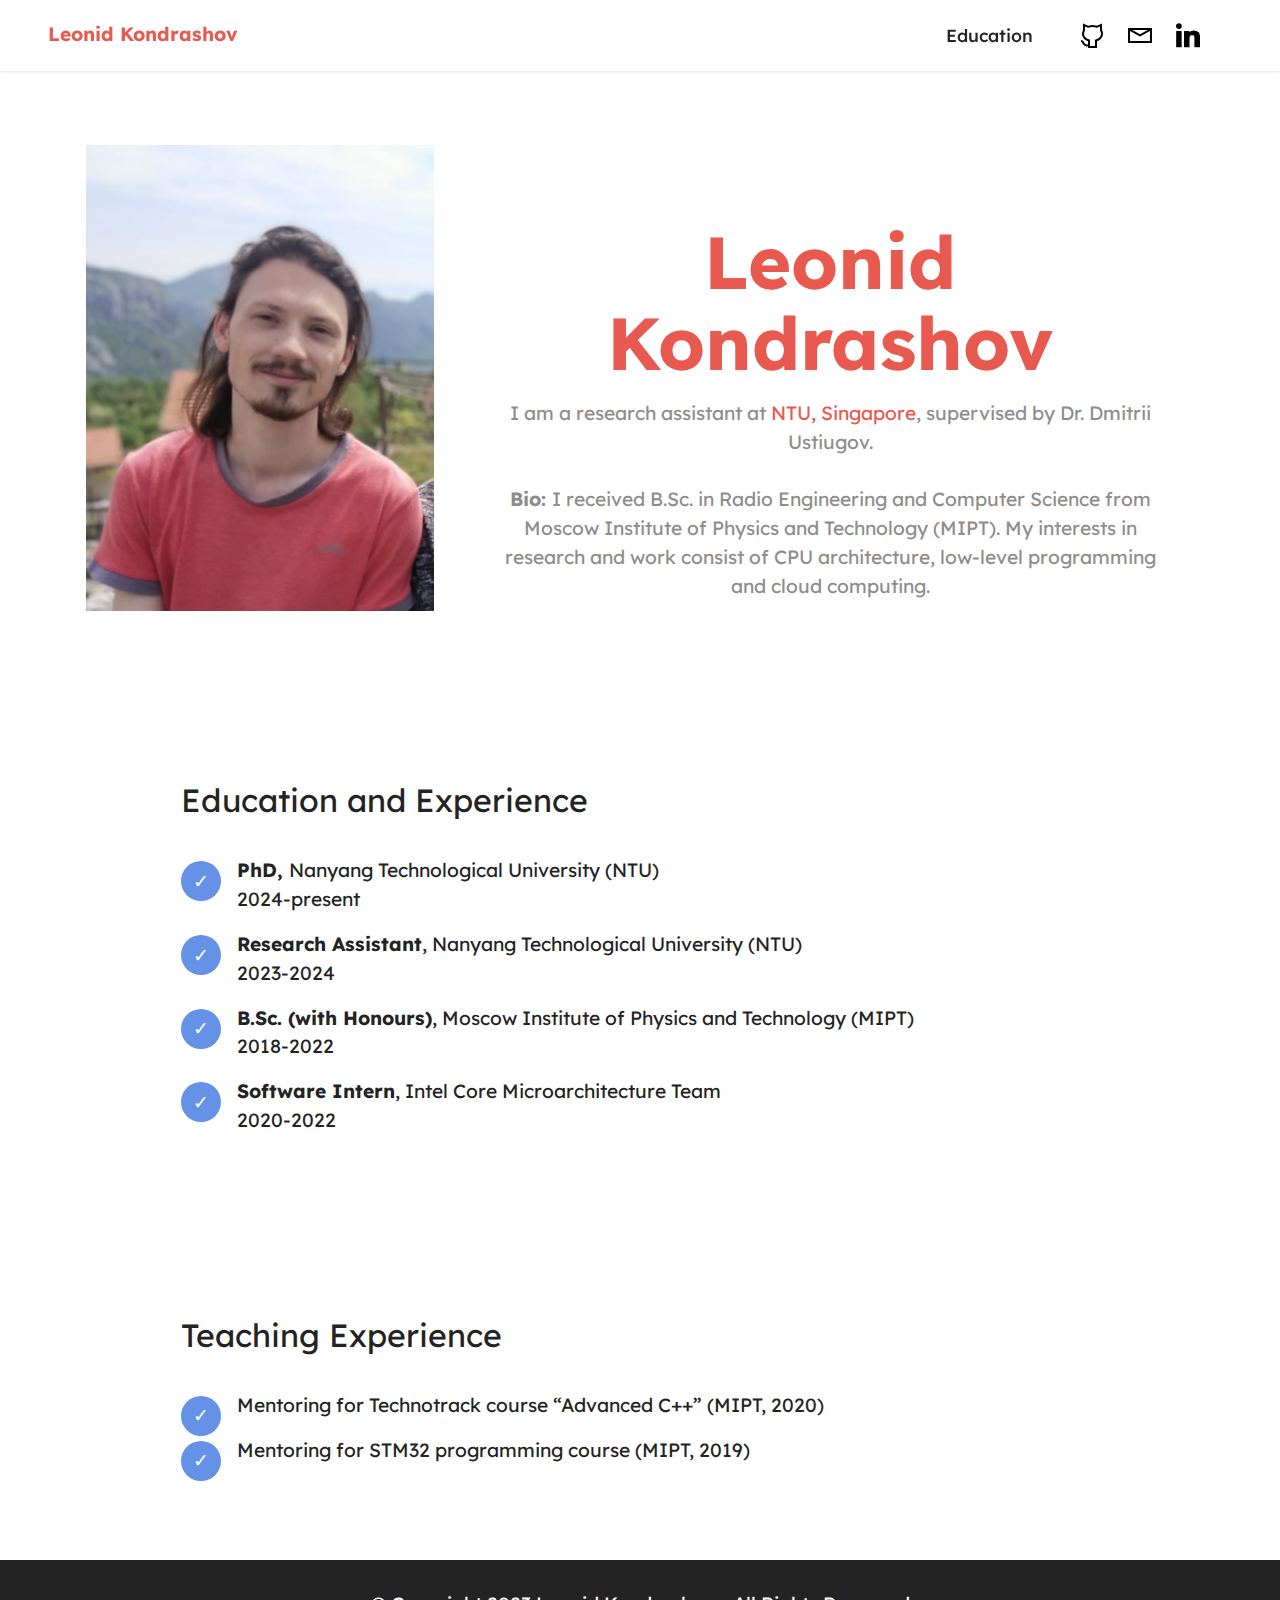
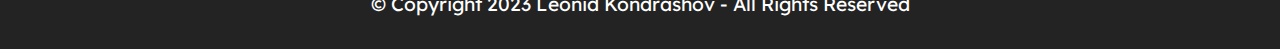
<file: index.html>
<!DOCTYPE html>
<html  >
<head>
  <!-- Site made with Mobirise Website Builder v5.9.4, https://mobirise.com -->
  <meta charset="UTF-8">
  <meta http-equiv="X-UA-Compatible" content="IE=edge">
  <meta name="generator" content="Mobirise v5.9.4, mobirise.com">
  <meta name="viewport" content="width=device-width, initial-scale=1, minimum-scale=1">
  <link rel="shortcut icon" href="assets/images/favicon-2.ico" type="image/x-icon">
  <meta name="description" content="">
  
  
  <title>Home</title>
  <link rel="stylesheet" href="assets/web/assets/mobirise-icons2/mobirise2.css">
  <link rel="stylesheet" href="assets/bootstrap/css/bootstrap.min.css">
  <link rel="stylesheet" href="assets/bootstrap/css/bootstrap-grid.min.css">
  <link rel="stylesheet" href="assets/bootstrap/css/bootstrap-reboot.min.css">
  <link rel="stylesheet" href="assets/dropdown/css/style.css">
  <link rel="stylesheet" href="assets/socicon/css/styles.css">
  <link rel="stylesheet" href="assets/theme/css/style.css">
  <link rel="preload" href="https://fonts.googleapis.com/css?family=Lexend:100,200,300,400,500,600,700,800,900&display=swap" as="style" onload="this.onload=null;this.rel='stylesheet'">
  <noscript><link rel="stylesheet" href="https://fonts.googleapis.com/css?family=Lexend:100,200,300,400,500,600,700,800,900&display=swap"></noscript>
  <link rel="preload" as="style" href="assets/mobirise/css/mbr-additional.css"><link rel="stylesheet" href="assets/mobirise/css/mbr-additional.css" type="text/css">

  
  
  
</head>
<body>
  
  <section data-bs-version="5.1" class="menu menu2 cid-sFF0ciwnEL" once="menu" id="menu2-0">
    
    <nav class="navbar navbar-dropdown navbar-fixed-top navbar-expand-lg">
        <div class="container-fluid">
            <div class="navbar-brand">
                
                <span class="navbar-caption-wrap"><a class="navbar-caption text-primary display-7" href="https://mobiri.se">Leonid Kondrashov</a></span>
            </div>
            <button class="navbar-toggler" type="button" data-toggle="collapse" data-bs-toggle="collapse" data-target="#navbarSupportedContent" data-bs-target="#navbarSupportedContent" aria-controls="navbarNavAltMarkup" aria-expanded="false" aria-label="Toggle navigation">
                <div class="hamburger">
                    <span></span>
                    <span></span>
                    <span></span>
                    <span></span>
                </div>
            </button>
            <div class="collapse navbar-collapse" id="navbarSupportedContent">
                <ul class="navbar-nav nav-dropdown nav-right" data-app-modern-menu="true"><li class="nav-item"><a class="nav-link link text-black text-primary display-4" href="index.html#content8-0">Education</a>
                    </li></ul>
                <div class="icons-menu">
                    <a class="iconfont-wrapper" href="https://github.com/leokondrashov" target="_blank">
                        <span class="p-2 mbr-iconfont mobi-mbri-github mobi-mbri"></span>
                    </a>
                    <a class="iconfont-wrapper" href="mailto:leonid.kondrashov@ntu.edu.sg">
                        <span class="p-2 mbr-iconfont mobi-mbri-letter mobi-mbri"></span>
                    </a>
                    <a class="iconfont-wrapper" href="http://www.linkedin.com/in/leonid-kondrashov" target="_blank">
                        <span class="p-2 mbr-iconfont socicon-linkedin socicon"></span>
                    </a>
                    
                </div>
                
            </div>
        </div>
    </nav>
</section>

<section data-bs-version="5.1" class="header11 cid-sFF0SGinka" id="header11-1">

    

    

    <div class="container">
        <div class="row justify-content-center">
            <div class="col-12 col-md-4 image-wrapper">
                <img class="w-100" src="assets/images/iz4zipjtld8-cilp-816x1092.jpg" alt="Mobirise Website Builder">
            </div>
            <div class="col-12 col-md">
                <div class="text-wrapper text-center">
                    <h1 class="mbr-section-title mbr-fonts-style mb-3 display-1">
                        <strong>
</strong><div><strong><br></strong></div><div><strong>Leonid Kondrashov</strong></div></h1>
                    <p class="mbr-text mbr-fonts-style display-7">I am a research assistant at <a href="http://ntu.edu.sg" class="text-primary">NTU, Singapore</a>, supervised by Dr. Dmitrii Ustiugov.<br><br><strong>Bio:&nbsp;</strong>I received B.Sc. in Radio Engineering and Computer Science from Moscow Institute of Physics and Technology (MIPT). My interests in research and work consist of CPU architecture, low-level programming and cloud computing.<br></p>
                    
                </div>
            </div>
        </div>
    </div>
</section>

<section data-bs-version="5.1" class="content8 cid-tO7SwKmRIO" id="content8-0">
    
    <div class="container">
        <div class="row justify-content-center">
            <div class="counter-container col-md-12 col-lg-10">
                <h4 class="mbr-section-title mbr-fonts-style mb-4 display-5">
                    Education and Experience</h4>
                <div class="mbr-text mbr-fonts-style display-7">
                    <ul>
                        <li><strong>PhD, </strong>Nanyang Technological University (NTU)<br>2024-present</li><li><strong>Research Assistant</strong>, Nanyang Technological University (NTU)<br><span style="font-size: 1.2rem;">2023-2024</span></li><li><strong>B.Sc. (with Honours)</strong>, Moscow Institute of Physics and Technology (MIPT)<br>2018-2022</li><li><strong>Software Intern</strong>, Intel Core Microarchitecture Team<br>2020-2022</li>
                    </ul>
                </div>
            </div>
        </div>
    </div>
</section>

<section data-bs-version="5.1" class="content8 cid-tO7Y48mEZI" id="content8-3">
    
    <div class="container">
        <div class="row justify-content-center">
            <div class="counter-container col-md-12 col-lg-10">
                <h4 class="mbr-section-title mbr-fonts-style mb-4 display-5">
                    Teaching Experience</h4>
                <div class="mbr-text mbr-fonts-style display-7">
                    <ul>
                        <li>Mentoring for Technotrack course “Advanced C++” (MIPT, 2020)</li><li>Mentoring for STM32 programming course (MIPT, 2019)</li>
                    </ul>
                </div>
            </div>
        </div>
    </div>
</section>

<section data-bs-version="5.1" class="footer7 cid-sFF3CYc3p7" once="footers" id="footer7-9">

    

    

    <div class="container">
        <div class="media-container-row align-center mbr-white">
            <div class="col-12">
                <p class="mbr-text mb-0 mbr-fonts-style display-7">
                    © Copyright 2023 Leonid Kondrashov - All Rights Reserved
                </p>
            </div>
        </div>
    </div>
</body>
</html>
</file>
<file: assets/web/assets/mobirise-icons2/mobirise2.css>
@font-face {
  font-family: 'Moririse2';
  font-display: swap;
  src:  url('mobirise2.eot?f2bix4');
  src:  url('mobirise2.eot?f2bix4#iefix') format('embedded-opentype'),
    url('mobirise2.ttf?f2bix4') format('truetype'),
    url('mobirise2.woff?f2bix4') format('woff'),
    url('mobirise2.svg?f2bix4#mobirise2') format('svg');
  font-weight: normal;
  font-style: normal;
}

[class^="mobi-"], [class*=" mobi-"] {
  /* use !important to prevent issues with browser extensions that change fonts */
  font-family: 'Moririse2' !important;
  speak: none;
  font-style: normal;
  font-weight: normal;
  font-variant: normal;
  text-transform: none;
  line-height: 1;

  /* Better Font Rendering =========== */
  -webkit-font-smoothing: antialiased;
  -moz-osx-font-smoothing: grayscale;
}

.mobi-mbri-add-submenu:before {
  content: "\e900";
}
.mobi-mbri-alert:before {
  content: "\e901";
}
.mobi-mbri-align-center:before {
  content: "\e902";
}
.mobi-mbri-align-justify:before {
  content: "\e903";
}
.mobi-mbri-align-left:before {
  content: "\e904";
}
.mobi-mbri-align-right:before {
  content: "\e905";
}
.mobi-mbri-android:before {
  content: "\e906";
}
.mobi-mbri-apple:before {
  content: "\e907";
}
.mobi-mbri-arrow-down:before {
  content: "\e908";
}
.mobi-mbri-arrow-next:before {
  content: "\e909";
}
.mobi-mbri-arrow-prev:before {
  content: "\e90a";
}
.mobi-mbri-arrow-up:before {
  content: "\e90b";
}
.mobi-mbri-bold:before {
  content: "\e90c";
}
.mobi-mbri-bookmark:before {
  content: "\e90d";
}
.mobi-mbri-bootstrap:before {
  content: "\e90e";
}
.mobi-mbri-briefcase:before {
  content: "\e90f";
}
.mobi-mbri-browse:before {
  content: "\e910";
}
.mobi-mbri-bulleted-list:before {
  content: "\e911";
}
.mobi-mbri-calendar:before {
  content: "\e912";
}
.mobi-mbri-camera:before {
  content: "\e913";
}
.mobi-mbri-cart-add:before {
  content: "\e914";
}
.mobi-mbri-cart-full:before {
  content: "\e915";
}
.mobi-mbri-cash:before {
  content: "\e916";
}
.mobi-mbri-change-style:before {
  content: "\e917";
}
.mobi-mbri-chat:before {
  content: "\e918";
}
.mobi-mbri-clock:before {
  content: "\e919";
}
.mobi-mbri-close:before {
  content: "\e91a";
}
.mobi-mbri-cloud:before {
  content: "\e91b";
}
.mobi-mbri-code:before {
  content: "\e91c";
}
.mobi-mbri-contact-form:before {
  content: "\e91d";
}
.mobi-mbri-credit-card:before {
  content: "\e91e";
}
.mobi-mbri-cursor-click:before {
  content: "\e91f";
}
.mobi-mbri-cust-feedback:before {
  content: "\e920";
}
.mobi-mbri-database:before {
  content: "\e921";
}
.mobi-mbri-delivery:before {
  content: "\e922";
}
.mobi-mbri-desktop:before {
  content: "\e923";
}
.mobi-mbri-devices:before {
  content: "\e924";
}
.mobi-mbri-down:before {
  content: "\e925";
}
.mobi-mbri-download-2:before {
  content: "\e926";
}
.mobi-mbri-download:before {
  content: "\e927";
}
.mobi-mbri-drag-n-drop-2:before {
  content: "\e928";
}
.mobi-mbri-drag-n-drop:before {
  content: "\e929";
}
.mobi-mbri-edit-2:before {
  content: "\e92a";
}
.mobi-mbri-edit:before {
  content: "\e92b";
}
.mobi-mbri-error:before {
  content: "\e92c";
}
.mobi-mbri-extension:before {
  content: "\e92d";
}
.mobi-mbri-features:before {
  content: "\e92e";
}
.mobi-mbri-file:before {
  content: "\e92f";
}
.mobi-mbri-flag:before {
  content: "\e930";
}
.mobi-mbri-folder:before {
  content: "\e931";
}
.mobi-mbri-gift:before {
  content: "\e932";
}
.mobi-mbri-github:before {
  content: "\e933";
}
.mobi-mbri-globe-2:before {
  content: "\e934";
}
.mobi-mbri-globe:before {
  content: "\e935";
}
.mobi-mbri-growing-chart:before {
  content: "\e936";
}
.mobi-mbri-hearth:before {
  content: "\e937";
}
.mobi-mbri-help:before {
  content: "\e938";
}
.mobi-mbri-home:before {
  content: "\e939";
}
.mobi-mbri-hot-cup:before {
  content: "\e93a";
}
.mobi-mbri-idea:before {
  content: "\e93b";
}
.mobi-mbri-image-gallery:before {
  content: "\e93c";
}
.mobi-mbri-image-slider:before {
  content: "\e93d";
}
.mobi-mbri-info:before {
  content: "\e93e";
}
.mobi-mbri-italic:before {
  content: "\e93f";
}
.mobi-mbri-key:before {
  content: "\e940";
}
.mobi-mbri-laptop:before {
  content: "\e941";
}
.mobi-mbri-layers:before {
  content: "\e942";
}
.mobi-mbri-left-right:before {
  content: "\e943";
}
.mobi-mbri-left:before {
  content: "\e944";
}
.mobi-mbri-letter:before {
  content: "\e945";
}
.mobi-mbri-like:before {
  content: "\e946";
}
.mobi-mbri-link:before {
  content: "\e947";
}
.mobi-mbri-lock:before {
  content: "\e948";
}
.mobi-mbri-login:before {
  content: "\e949";
}
.mobi-mbri-logout:before {
  content: "\e94a";
}
.mobi-mbri-magic-stick:before {
  content: "\e94b";
}
.mobi-mbri-map-pin:before {
  content: "\e94c";
}
.mobi-mbri-menu:before {
  content: "\e94d";
}
.mobi-mbri-mobile-2:before {
  content: "\e94e";
}
.mobi-mbri-mobile-horizontal:before {
  content: "\e94f";
}
.mobi-mbri-mobile:before {
  content: "\e950";
}
.mobi-mbri-mobirise:before {
  content: "\e951";
}
.mobi-mbri-more-horizontal:before {
  content: "\e952";
}
.mobi-mbri-more-vertical:before {
  content: "\e953";
}
.mobi-mbri-music:before {
  content: "\e954";
}
.mobi-mbri-new-file:before {
  content: "\e955";
}
.mobi-mbri-numbered-list:before {
  content: "\e956";
}
.mobi-mbri-opened-folder:before {
  content: "\e957";
}
.mobi-mbri-pages:before {
  content: "\e958";
}
.mobi-mbri-paper-plane:before {
  content: "\e959";
}
.mobi-mbri-paperclip:before {
  content: "\e95a";
}
.mobi-mbri-phone:before {
  content: "\e95b";
}
.mobi-mbri-photo:before {
  content: "\e95c";
}
.mobi-mbri-photos:before {
  content: "\e95d";
}
.mobi-mbri-pin:before {
  content: "\e95e";
}
.mobi-mbri-play:before {
  content: "\e95f";
}
.mobi-mbri-plus:before {
  content: "\e960";
}
.mobi-mbri-preview:before {
  content: "\e961";
}
.mobi-mbri-print:before {
  content: "\e962";
}
.mobi-mbri-protect:before {
  content: "\e963";
}
.mobi-mbri-question:before {
  content: "\e964";
}
.mobi-mbri-quote-left:before {
  content: "\e965";
}
.mobi-mbri-quote-right:before {
  content: "\e966";
}
.mobi-mbri-redo:before {
  content: "\e967";
}
.mobi-mbri-refresh:before {
  content: "\e968";
}
.mobi-mbri-responsive-2:before {
  content: "\e969";
}
.mobi-mbri-responsive:before {
  content: "\e96a";
}
.mobi-mbri-right:before {
  content: "\e96b";
}
.mobi-mbri-rocket:before {
  content: "\e96c";
}
.mobi-mbri-sad-face:before {
  content: "\e96d";
}
.mobi-mbri-sale:before {
  content: "\e96e";
}
.mobi-mbri-save:before {
  content: "\e96f";
}
.mobi-mbri-search:before {
  content: "\e970";
}
.mobi-mbri-setting-2:before {
  content: "\e971";
}
.mobi-mbri-setting-3:before {
  content: "\e972";
}
.mobi-mbri-setting:before {
  content: "\e973";
}
.mobi-mbri-share:before {
  content: "\e974";
}
.mobi-mbri-shopping-bag:before {
  content: "\e975";
}
.mobi-mbri-shopping-basket:before {
  content: "\e976";
}
.mobi-mbri-shopping-cart:before {
  content: "\e977";
}
.mobi-mbri-sites:before {
  content: "\e978";
}
.mobi-mbri-smile-face:before {
  content: "\e979";
}
.mobi-mbri-speed:before {
  content: "\e97a";
}
.mobi-mbri-star:before {
  content: "\e97b";
}
.mobi-mbri-success:before {
  content: "\e97c";
}
.mobi-mbri-sun:before {
  content: "\e97d";
}
.mobi-mbri-sun2:before {
  content: "\e97e";
}
.mobi-mbri-tablet-vertical:before {
  content: "\e97f";
}
.mobi-mbri-tablet:before {
  content: "\e980";
}
.mobi-mbri-target:before {
  content: "\e981";
}
.mobi-mbri-timer:before {
  content: "\e982";
}
.mobi-mbri-to-ftp:before {
  content: "\e983";
}
.mobi-mbri-to-local-drive:before {
  content: "\e984";
}
.mobi-mbri-touch-swipe:before {
  content: "\e985";
}
.mobi-mbri-touch:before {
  content: "\e986";
}
.mobi-mbri-trash:before {
  content: "\e987";
}
.mobi-mbri-underline:before {
  content: "\e988";
}
.mobi-mbri-undo:before {
  content: "\e989";
}
.mobi-mbri-unlink:before {
  content: "\e98a";
}
.mobi-mbri-unlock:before {
  content: "\e98b";
}
.mobi-mbri-up-down:before {
  content: "\e98c";
}
.mobi-mbri-up:before {
  content: "\e98d";
}
.mobi-mbri-update:before {
  content: "\e98e";
}
.mobi-mbri-upload-2:before {
  content: "\e98f";
}
.mobi-mbri-upload:before {
  content: "\e990";
}
.mobi-mbri-user-2:before {
  content: "\e991";
}
.mobi-mbri-user:before {
  content: "\e992";
}
.mobi-mbri-users:before {
  content: "\e993";
}
.mobi-mbri-video-play:before {
  content: "\e994";
}
.mobi-mbri-video:before {
  content: "\e995";
}
.mobi-mbri-watch:before {
  content: "\e996";
}
.mobi-mbri-website-theme-2:before {
  content: "\e997";
}
.mobi-mbri-website-theme:before {
  content: "\e998";
}
.mobi-mbri-wifi:before {
  content: "\e999";
}
.mobi-mbri-windows:before {
  content: "\e99a";
}
.mobi-mbri-zoom-in:before {
  content: "\e99b";
}
.mobi-mbri-zoom-out:before {
  content: "\e99c";
}
</file>
<file: assets/dropdown/css/style.css>
.navbar-dropdown {
  left: 0;
  padding: 0;
  position: absolute;
  right: 0;
  top: 0;
  transition: all 0.45s ease;
  z-index: 1030;
  background: #282828; }
  .navbar-dropdown .navbar-logo {
    margin-right: 0.8rem;
    transition: margin 0.3s ease-in-out;
    vertical-align: middle; }
    .navbar-dropdown .navbar-logo img {
      height: 3.125rem;
      transition: all 0.3s ease-in-out; }
    .navbar-dropdown .navbar-logo.mbr-iconfont {
      font-size: 3.125rem;
      line-height: 3.125rem; }
  .navbar-dropdown .navbar-caption {
    font-weight: 700;
    white-space: normal;
    vertical-align: -4px;
    line-height: 3.125rem !important; }
    .navbar-dropdown .navbar-caption, .navbar-dropdown .navbar-caption:hover {
      color: inherit;
      text-decoration: none; }
  .navbar-dropdown .mbr-iconfont + .navbar-caption {
    vertical-align: -1px; }
  .navbar-dropdown.navbar-fixed-top {
    position: fixed; }
  .navbar-dropdown .navbar-brand span {
    vertical-align: -4px; }
  .navbar-dropdown.bg-color.transparent {
    background: none; }
  .navbar-dropdown.navbar-short .navbar-brand {
    padding: 0.625rem 0; }
    .navbar-dropdown.navbar-short .navbar-brand span {
      vertical-align: -1px; }
  .navbar-dropdown.navbar-short .navbar-caption {
    line-height: 2.375rem !important;
    vertical-align: -2px; }
  .navbar-dropdown.navbar-short .navbar-logo {
    margin-right: 0.5rem; }
    .navbar-dropdown.navbar-short .navbar-logo img {
      height: 2.375rem; }
    .navbar-dropdown.navbar-short .navbar-logo.mbr-iconfont {
      font-size: 2.375rem;
      line-height: 2.375rem; }
  .navbar-dropdown.navbar-short .mbr-table-cell {
    height: 3.625rem; }
  .navbar-dropdown .navbar-close {
    left: 0.6875rem;
    position: fixed;
    top: 0.75rem;
    z-index: 1000; }
  .navbar-dropdown .hamburger-icon {
    content: "";
    display: inline-block;
    vertical-align: middle;
    width: 16px;
    -webkit-box-shadow: 0 -6px 0 1px #282828,0 0 0 1px #282828,0 6px 0 1px #282828;
    -moz-box-shadow: 0 -6px 0 1px #282828,0 0 0 1px #282828,0 6px 0 1px #282828;
    box-shadow: 0 -6px 0 1px #282828,0 0 0 1px #282828,0 6px 0 1px #282828; }

.dropdown-menu .dropdown-toggle[data-toggle="dropdown-submenu"]::after {
  border-bottom: 0.35em solid transparent;
  border-left: 0.35em solid;
  border-right: 0;
  border-top: 0.35em solid transparent;
  margin-left: 0.3rem; }

.dropdown-menu .dropdown-item:focus {
  outline: 0; }

.nav-dropdown {
  font-size: 0.75rem;
  font-weight: 500;
  height: auto !important; }
  .nav-dropdown .nav-btn {
    padding-left: 1rem; }
  .nav-dropdown .link {
    margin: .667em 1.667em;
    font-weight: 500;
    padding: 0;
    transition: color .2s ease-in-out; }
    .nav-dropdown .link.dropdown-toggle {
      margin-right: 2.583em; }
      .nav-dropdown .link.dropdown-toggle::after {
        margin-left: .25rem;
        border-top: 0.35em solid;
        border-right: 0.35em solid transparent;
        border-left: 0.35em solid transparent;
        border-bottom: 0; }
      .nav-dropdown .link.dropdown-toggle[aria-expanded="true"] {
        margin: 0;
        padding: 0.667em 3.263em  0.667em 1.667em; }
  .nav-dropdown .link::after,
  .nav-dropdown .dropdown-item::after {
    color: inherit; }
  .nav-dropdown .btn {
    font-size: 0.75rem;
    font-weight: 700;
    letter-spacing: 0;
    margin-bottom: 0;
    padding-left: 1.25rem;
    padding-right: 1.25rem; }
  .nav-dropdown .dropdown-menu {
    border-radius: 0;
    border: 0;
    left: 0;
    margin: 0;
    padding-bottom: 1.25rem;
    padding-top: 1.25rem;
    position: relative; }
  .nav-dropdown .dropdown-submenu {
    margin-left: 0.125rem;
    top: 0; }
  .nav-dropdown .dropdown-item {
    font-weight: 500;
    line-height: 2;
    padding: 0.3846em 4.615em 0.3846em 1.5385em;
    position: relative;
    transition: color .2s ease-in-out, background-color .2s ease-in-out; }
    .nav-dropdown .dropdown-item::after {
      margin-top: -0.3077em;
      position: absolute;
      right: 1.1538em;
      top: 50%; }
    .nav-dropdown .dropdown-item:focus, .nav-dropdown .dropdown-item:hover {
      background: none; }

@media (max-width: 767px) {
  .nav-dropdown.navbar-toggleable-sm {
    bottom: 0;
    display: none;
    left: 0;
    overflow-x: hidden;
    position: fixed;
    top: 0;
    transform: translateX(-100%);
    -ms-transform: translateX(-100%);
    -webkit-transform: translateX(-100%);
    width: 18.75rem;
    z-index: 999; } }
.nav-dropdown.navbar-toggleable-xl {
  bottom: 0;
  display: none;
  left: 0;
  overflow-x: hidden;
  position: fixed;
  top: 0;
  transform: translateX(-100%);
  -ms-transform: translateX(-100%);
  -webkit-transform: translateX(-100%);
  width: 18.75rem;
  z-index: 999; }

.nav-dropdown-sm {
  display: block !important;
  overflow-x: hidden;
  overflow: auto;
  padding-top: 3.875rem; }
  .nav-dropdown-sm::after {
    content: "";
    display: block;
    height: 3rem;
    width: 100%; }
  .nav-dropdown-sm.collapse.in ~ .navbar-close {
    display: block !important; }
  .nav-dropdown-sm.collapsing, .nav-dropdown-sm.collapse.in {
    transform: translateX(0);
    -ms-transform: translateX(0);
    -webkit-transform: translateX(0);
    transition: all 0.25s ease-out;
    -webkit-transition: all 0.25s ease-out;
    background: #282828; }
  .nav-dropdown-sm.collapsing[aria-expanded="false"] {
    transform: translateX(-100%);
    -ms-transform: translateX(-100%);
    -webkit-transform: translateX(-100%); }
  .nav-dropdown-sm .nav-item {
    display: block;
    margin-left: 0 !important;
    padding-left: 0; }
  .nav-dropdown-sm .link,
  .nav-dropdown-sm .dropdown-item {
    border-top: 1px dotted rgba(255, 255, 255, 0.1);
    font-size: 0.8125rem;
    line-height: 1.6;
    margin: 0 !important;
    padding: 0.875rem 2.4rem 0.875rem 1.5625rem !important;
    position: relative;
    white-space: normal; }
    .nav-dropdown-sm .link:focus, .nav-dropdown-sm .link:hover,
    .nav-dropdown-sm .dropdown-item:focus,
    .nav-dropdown-sm .dropdown-item:hover {
      background: rgba(0, 0, 0, 0.2) !important;
      color: #c0a375; }
  .nav-dropdown-sm .nav-btn {
    position: relative;
    padding: 1.5625rem 1.5625rem 0 1.5625rem; }
    .nav-dropdown-sm .nav-btn::before {
      border-top: 1px dotted rgba(255, 255, 255, 0.1);
      content: "";
      left: 0;
      position: absolute;
      top: 0;
      width: 100%; }
    .nav-dropdown-sm .nav-btn + .nav-btn {
      padding-top: 0.625rem; }
      .nav-dropdown-sm .nav-btn + .nav-btn::before {
        display: none; }
  .nav-dropdown-sm .btn {
    padding: 0.625rem 0; }
  .nav-dropdown-sm .dropdown-toggle[data-toggle="dropdown-submenu"]::after {
    margin-left: .25rem;
    border-top: 0.35em solid;
    border-right: 0.35em solid transparent;
    border-left: 0.35em solid transparent;
    border-bottom: 0; }
  .nav-dropdown-sm .dropdown-toggle[data-toggle="dropdown-submenu"][aria-expanded="true"]::after {
    border-top: 0;
    border-right: 0.35em solid transparent;
    border-left: 0.35em solid transparent;
    border-bottom: 0.35em solid; }
  .nav-dropdown-sm .dropdown-menu {
    margin: 0;
    padding: 0;
    position: relative;
    top: 0;
    left: 0;
    width: 100%;
    border: 0;
    float: none;
    border-radius: 0;
    background: none; }
  .nav-dropdown-sm .dropdown-submenu {
    left: 100%;
    margin-left: 0.125rem;
    margin-top: -1.25rem;
    top: 0; }

.navbar-toggleable-sm .nav-dropdown .dropdown-menu {
  position: absolute; }

.navbar-toggleable-sm .nav-dropdown .dropdown-submenu {
  left: 100%;
  margin-left: 0.125rem;
  margin-top: -1.25rem;
  top: 0; }

.navbar-toggleable-sm.opened .nav-dropdown .dropdown-menu {
  position: relative; }

.navbar-toggleable-sm.opened .nav-dropdown .dropdown-submenu {
  left: 0;
  margin-left: 00rem;
  margin-top: 0rem;
  top: 0; }

.is-builder .nav-dropdown.collapsing {
  transition: none !important; }
</file>
<file: assets/socicon/css/styles.css>
@charset "UTF-8";

@font-face {
  font-family: 'Socicon';
  src:  url('../fonts/socicon.eot');
  src:  url('../fonts/socicon.eot?#iefix') format('embedded-opentype'),
    url('../fonts/socicon.woff2') format('woff2'),
    url('../fonts/socicon.ttf') format('truetype'),
    url('../fonts/socicon.woff') format('woff'),
    url('../fonts/socicon.svg#socicon') format('svg');
  font-weight: normal;
  font-style: normal;
  font-display: swap;
}

[data-icon]:before {
  font-family: "socicon" !important;
  content: attr(data-icon);
  font-style: normal !important;
  font-weight: normal !important;
  font-variant: normal !important;
  text-transform: none !important;
  speak: none;
  line-height: 1;
  -webkit-font-smoothing: antialiased;
  -moz-osx-font-smoothing: grayscale;
}

[class^="socicon-"], [class*=" socicon-"] {
  /* use !important to prevent issues with browser extensions that change fonts */
  font-family: 'Socicon' !important;
  speak: none;
  font-style: normal;
  font-weight: normal;
  font-variant: normal;
  text-transform: none;
  line-height: 1;

  /* Better Font Rendering =========== */
  -webkit-font-smoothing: antialiased;
  -moz-osx-font-smoothing: grayscale;
}

.socicon-eitaa:before {
  content: "\e97c";
}
.socicon-soroush:before {
  content: "\e97d";
}
.socicon-bale:before {
  content: "\e97e";
}
.socicon-zazzle:before {
  content: "\e97b";
}
.socicon-society6:before {
  content: "\e97a";
}
.socicon-redbubble:before {
  content: "\e979";
}
.socicon-avvo:before {
  content: "\e978";
}
.socicon-stitcher:before {
  content: "\e977";
}
.socicon-googlehangouts:before {
  content: "\e974";
}
.socicon-dlive:before {
  content: "\e975";
}
.socicon-vsco:before {
  content: "\e976";
}
.socicon-flipboard:before {
  content: "\e973";
}
.socicon-ubuntu:before {
  content: "\e958";
}
.socicon-artstation:before {
  content: "\e959";
}
.socicon-invision:before {
  content: "\e95a";
}
.socicon-torial:before {
  content: "\e95b";
}
.socicon-collectorz:before {
  content: "\e95c";
}
.socicon-seenthis:before {
  content: "\e95d";
}
.socicon-googleplaymusic:before {
  content: "\e95e";
}
.socicon-debian:before {
  content: "\e95f";
}
.socicon-filmfreeway:before {
  content: "\e960";
}
.socicon-gnome:before {
  content: "\e961";
}
.socicon-itchio:before {
  content: "\e962";
}
.socicon-jamendo:before {
  content: "\e963";
}
.socicon-mix:before {
  content: "\e964";
}
.socicon-sharepoint:before {
  content: "\e965";
}
.socicon-tinder:before {
  content: "\e966";
}
.socicon-windguru:before {
  content: "\e967";
}
.socicon-cdbaby:before {
  content: "\e968";
}
.socicon-elementaryos:before {
  content: "\e969";
}
.socicon-stage32:before {
  content: "\e96a";
}
.socicon-tiktok:before {
  content: "\e96b";
}
.socicon-gitter:before {
  content: "\e96c";
}
.socicon-letterboxd:before {
  content: "\e96d";
}
.socicon-threema:before {
  content: "\e96e";
}
.socicon-splice:before {
  content: "\e96f";
}
.socicon-metapop:before {
  content: "\e970";
}
.socicon-naver:before {
  content: "\e971";
}
.socicon-remote:before {
  content: "\e972";
}
.socicon-internet:before {
  content: "\e957";
}
.socicon-moddb:before {
  content: "\e94b";
}
.socicon-indiedb:before {
  content: "\e94c";
}
.socicon-traxsource:before {
  content: "\e94d";
}
.socicon-gamefor:before {
  content: "\e94e";
}
.socicon-pixiv:before {
  content: "\e94f";
}
.socicon-myanimelist:before {
  content: "\e950";
}
.socicon-blackberry:before {
  content: "\e951";
}
.socicon-wickr:before {
  content: "\e952";
}
.socicon-spip:before {
  content: "\e953";
}
.socicon-napster:before {
  content: "\e954";
}
.socicon-beatport:before {
  content: "\e955";
}
.socicon-hackerone:before {
  content: "\e956";
}
.socicon-hackernews:before {
  content: "\e946";
}
.socicon-smashwords:before {
  content: "\e947";
}
.socicon-kobo:before {
  content: "\e948";
}
.socicon-bookbub:before {
  content: "\e949";
}
.socicon-mailru:before {
  content: "\e94a";
}
.socicon-gitlab:before {
  content: "\e945";
}
.socicon-instructables:before {
  content: "\e944";
}
.socicon-portfolio:before {
  content: "\e943";
}
.socicon-codered:before {
  content: "\e940";
}
.socicon-origin:before {
  content: "\e941";
}
.socicon-nextdoor:before {
  content: "\e942";
}
.socicon-udemy:before {
  content: "\e93f";
}
.socicon-livemaster:before {
  content: "\e93e";
}
.socicon-crunchbase:before {
  content: "\e93b";
}
.socicon-homefy:before {
  content: "\e93c";
}
.socicon-calendly:before {
  content: "\e93d";
}
.socicon-realtor:before {
  content: "\e90f";
}
.socicon-tidal:before {
  content: "\e910";
}
.socicon-qobuz:before {
  content: "\e911";
}
.socicon-natgeo:before {
  content: "\e912";
}
.socicon-mastodon:before {
  content: "\e913";
}
.socicon-unsplash:before {
  content: "\e914";
}
.socicon-homeadvisor:before {
  content: "\e915";
}
.socicon-angieslist:before {
  content: "\e916";
}
.socicon-codepen:before {
  content: "\e917";
}
.socicon-slack:before {
  content: "\e918";
}
.socicon-openaigym:before {
  content: "\e919";
}
.socicon-logmein:before {
  content: "\e91a";
}
.socicon-fiverr:before {
  content: "\e91b";
}
.socicon-gotomeeting:before {
  content: "\e91c";
}
.socicon-aliexpress:before {
  content: "\e91d";
}
.socicon-guru:before {
  content: "\e91e";
}
.socicon-appstore:before {
  content: "\e91f";
}
.socicon-homes:before {
  content: "\e920";
}
.socicon-zoom:before {
  content: "\e921";
}
.socicon-alibaba:before {
  content: "\e922";
}
.socicon-craigslist:before {
  content: "\e923";
}
.socicon-wix:before {
  content: "\e924";
}
.socicon-redfin:before {
  content: "\e925";
}
.socicon-googlecalendar:before {
  content: "\e926";
}
.socicon-shopify:before {
  content: "\e927";
}
.socicon-freelancer:before {
  content: "\e928";
}
.socicon-seedrs:before {
  content: "\e929";
}
.socicon-bing:before {
  content: "\e92a";
}
.socicon-doodle:before {
  content: "\e92b";
}
.socicon-bonanza:before {
  content: "\e92c";
}
.socicon-squarespace:before {
  content: "\e92d";
}
.socicon-toptal:before {
  content: "\e92e";
}
.socicon-gust:before {
  content: "\e92f";
}
.socicon-ask:before {
  content: "\e930";
}
.socicon-trulia:before {
  content: "\e931";
}
.socicon-loomly:before {
  content: "\e932";
}
.socicon-ghost:before {
  content: "\e933";
}
.socicon-upwork:before {
  content: "\e934";
}
.socicon-fundable:before {
  content: "\e935";
}
.socicon-booking:before {
  content: "\e936";
}
.socicon-googlemaps:before {
  content: "\e937";
}
.socicon-zillow:before {
  content: "\e938";
}
.socicon-niconico:before {
  content: "\e939";
}
.socicon-toneden:before {
  content: "\e93a";
}
.socicon-augment:before {
  content: "\e908";
}
.socicon-bitbucket:before {
  content: "\e909";
}
.socicon-fyuse:before {
  content: "\e90a";
}
.socicon-yt-gaming:before {
  content: "\e90b";
}
.socicon-sketchfab:before {
  content: "\e90c";
}
.socicon-mobcrush:before {
  content: "\e90d";
}
.socicon-microsoft:before {
  content: "\e90e";
}
.socicon-pandora:before {
  content: "\e907";
}
.socicon-messenger:before {
  content: "\e906";
}
.socicon-gamewisp:before {
  content: "\e905";
}
.socicon-bloglovin:before {
  content: "\e904";
}
.socicon-tunein:before {
  content: "\e903";
}
.socicon-gamejolt:before {
  content: "\e901";
}
.socicon-trello:before {
  content: "\e902";
}
.socicon-spreadshirt:before {
  content: "\e900";
}
.socicon-500px:before {
  content: "\e000";
}
.socicon-8tracks:before {
  content: "\e001";
}
.socicon-airbnb:before {
  content: "\e002";
}
.socicon-alliance:before {
  content: "\e003";
}
.socicon-amazon:before {
  content: "\e004";
}
.socicon-amplement:before {
  content: "\e005";
}
.socicon-android:before {
  content: "\e006";
}
.socicon-angellist:before {
  content: "\e007";
}
.socicon-apple:before {
  content: "\e008";
}
.socicon-appnet:before {
  content: "\e009";
}
.socicon-baidu:before {
  content: "\e00a";
}
.socicon-bandcamp:before {
  content: "\e00b";
}
.socicon-battlenet:before {
  content: "\e00c";
}
.socicon-mixer:before {
  content: "\e00d";
}
.socicon-bebee:before {
  content: "\e00e";
}
.socicon-bebo:before {
  content: "\e00f";
}
.socicon-behance:before {
  content: "\e010";
}
.socicon-blizzard:before {
  content: "\e011";
}
.socicon-blogger:before {
  content: "\e012";
}
.socicon-buffer:before {
  content: "\e013";
}
.socicon-chrome:before {
  content: "\e014";
}
.socicon-coderwall:before {
  content: "\e015";
}
.socicon-curse:before {
  content: "\e016";
}
.socicon-dailymotion:before {
  content: "\e017";
}
.socicon-deezer:before {
  content: "\e018";
}
.socicon-delicious:before {
  content: "\e019";
}
.socicon-deviantart:before {
  content: "\e01a";
}
.socicon-diablo:before {
  content: "\e01b";
}
.socicon-digg:before {
  content: "\e01c";
}
.socicon-discord:before {
  content: "\e01d";
}
.socicon-disqus:before {
  content: "\e01e";
}
.socicon-douban:before {
  content: "\e01f";
}
.socicon-draugiem:before {
  content: "\e020";
}
.socicon-dribbble:before {
  content: "\e021";
}
.socicon-drupal:before {
  content: "\e022";
}
.socicon-ebay:before {
  content: "\e023";
}
.socicon-ello:before {
  content: "\e024";
}
.socicon-endomodo:before {
  content: "\e025";
}
.socicon-envato:before {
  content: "\e026";
}
.socicon-etsy:before {
  content: "\e027";
}
.socicon-facebook:before {
  content: "\e028";
}
.socicon-feedburner:before {
  content: "\e029";
}
.socicon-filmweb:before {
  content: "\e02a";
}
.socicon-firefox:before {
  content: "\e02b";
}
.socicon-flattr:before {
  content: "\e02c";
}
.socicon-flickr:before {
  content: "\e02d";
}
.socicon-formulr:before {
  content: "\e02e";
}
.socicon-forrst:before {
  content: "\e02f";
}
.socicon-foursquare:before {
  content: "\e030";
}
.socicon-friendfeed:before {
  content: "\e031";
}
.socicon-github:before {
  content: "\e032";
}
.socicon-goodreads:before {
  content: "\e033";
}
.socicon-google:before {
  content: "\e034";
}
.socicon-googlescholar:before {
  content: "\e035";
}
.socicon-googlegroups:before {
  content: "\e036";
}
.socicon-googlephotos:before {
  content: "\e037";
}
.socicon-googleplus:before {
  content: "\e038";
}
.socicon-grooveshark:before {
  content: "\e039";
}
.socicon-hackerrank:before {
  content: "\e03a";
}
.socicon-hearthstone:before {
  content: "\e03b";
}
.socicon-hellocoton:before {
  content: "\e03c";
}
.socicon-heroes:before {
  content: "\e03d";
}
.socicon-smashcast:before {
  content: "\e03e";
}
.socicon-horde:before {
  content: "\e03f";
}
.socicon-houzz:before {
  content: "\e040";
}
.socicon-icq:before {
  content: "\e041";
}
.socicon-identica:before {
  content: "\e042";
}
.socicon-imdb:before {
  content: "\e043";
}
.socicon-instagram:before {
  content: "\e044";
}
.socicon-issuu:before {
  content: "\e045";
}
.socicon-istock:before {
  content: "\e046";
}
.socicon-itunes:before {
  content: "\e047";
}
.socicon-keybase:before {
  content: "\e048";
}
.socicon-lanyrd:before {
  content: "\e049";
}
.socicon-lastfm:before {
  content: "\e04a";
}
.socicon-line:before {
  content: "\e04b";
}
.socicon-linkedin:before {
  content: "\e04c";
}
.socicon-livejournal:before {
  content: "\e04d";
}
.socicon-lyft:before {
  content: "\e04e";
}
.socicon-macos:before {
  content: "\e04f";
}
.socicon-mail:before {
  content: "\e050";
}
.socicon-medium:before {
  content: "\e051";
}
.socicon-meetup:before {
  content: "\e052";
}
.socicon-mixcloud:before {
  content: "\e053";
}
.socicon-modelmayhem:before {
  content: "\e054";
}
.socicon-mumble:before {
  content: "\e055";
}
.socicon-myspace:before {
  content: "\e056";
}
.socicon-newsvine:before {
  content: "\e057";
}
.socicon-nintendo:before {
  content: "\e058";
}
.socicon-npm:before {
  content: "\e059";
}
.socicon-odnoklassniki:before {
  content: "\e05a";
}
.socicon-openid:before {
  content: "\e05b";
}
.socicon-opera:before {
  content: "\e05c";
}
.socicon-outlook:before {
  content: "\e05d";
}
.socicon-overwatch:before {
  content: "\e05e";
}
.socicon-patreon:before {
  content: "\e05f";
}
.socicon-paypal:before {
  content: "\e060";
}
.socicon-periscope:before {
  content: "\e061";
}
.socicon-persona:before {
  content: "\e062";
}
.socicon-pinterest:before {
  content: "\e063";
}
.socicon-play:before {
  content: "\e064";
}
.socicon-player:before {
  content: "\e065";
}
.socicon-playstation:before {
  content: "\e066";
}
.socicon-pocket:before {
  content: "\e067";
}
.socicon-qq:before {
  content: "\e068";
}
.socicon-quora:before {
  content: "\e069";
}
.socicon-raidcall:before {
  content: "\e06a";
}
.socicon-ravelry:before {
  content: "\e06b";
}
.socicon-reddit:before {
  content: "\e06c";
}
.socicon-renren:before {
  content: "\e06d";
}
.socicon-researchgate:before {
  content: "\e06e";
}
.socicon-residentadvisor:before {
  content: "\e06f";
}
.socicon-reverbnation:before {
  content: "\e070";
}
.socicon-rss:before {
  content: "\e071";
}
.socicon-sharethis:before {
  content: "\e072";
}
.socicon-skype:before {
  content: "\e073";
}
.socicon-slideshare:before {
  content: "\e074";
}
.socicon-smugmug:before {
  content: "\e075";
}
.socicon-snapchat:before {
  content: "\e076";
}
.socicon-songkick:before {
  content: "\e077";
}
.socicon-soundcloud:before {
  content: "\e078";
}
.socicon-spotify:before {
  content: "\e079";
}
.socicon-stackexchange:before {
  content: "\e07a";
}
.socicon-stackoverflow:before {
  content: "\e07b";
}
.socicon-starcraft:before {
  content: "\e07c";
}
.socicon-stayfriends:before {
  content: "\e07d";
}
.socicon-steam:before {
  content: "\e07e";
}
.socicon-storehouse:before {
  content: "\e07f";
}
.socicon-strava:before {
  content: "\e080";
}
.socicon-streamjar:before {
  content: "\e081";
}
.socicon-stumbleupon:before {
  content: "\e082";
}
.socicon-swarm:before {
  content: "\e083";
}
.socicon-teamspeak:before {
  content: "\e084";
}
.socicon-teamviewer:before {
  content: "\e085";
}
.socicon-technorati:before {
  content: "\e086";
}
.socicon-telegram:before {
  content: "\e087";
}
.socicon-tripadvisor:before {
  content: "\e088";
}
.socicon-tripit:before {
  content: "\e089";
}
.socicon-triplej:before {
  content: "\e08a";
}
.socicon-tumblr:before {
  content: "\e08b";
}
.socicon-twitch:before {
  content: "\e08c";
}
.socicon-twitter:before {
  content: "\e08d";
}
.socicon-uber:before {
  content: "\e08e";
}
.socicon-ventrilo:before {
  content: "\e08f";
}
.socicon-viadeo:before {
  content: "\e090";
}
.socicon-viber:before {
  content: "\e091";
}
.socicon-viewbug:before {
  content: "\e092";
}
.socicon-vimeo:before {
  content: "\e093";
}
.socicon-vine:before {
  content: "\e094";
}
.socicon-vkontakte:before {
  content: "\e095";
}
.socicon-warcraft:before {
  content: "\e096";
}
.socicon-wechat:before {
  content: "\e097";
}
.socicon-weibo:before {
  content: "\e098";
}
.socicon-whatsapp:before {
  content: "\e099";
}
.socicon-wikipedia:before {
  content: "\e09a";
}
.socicon-windows:before {
  content: "\e09b";
}
.socicon-wordpress:before {
  content: "\e09c";
}
.socicon-wykop:before {
  content: "\e09d";
}
.socicon-xbox:before {
  content: "\e09e";
}
.socicon-xing:before {
  content: "\e09f";
}
.socicon-yahoo:before {
  content: "\e0a0";
}
.socicon-yammer:before {
  content: "\e0a1";
}
.socicon-yandex:before {
  content: "\e0a2";
}
.socicon-yelp:before {
  content: "\e0a3";
}
.socicon-younow:before {
  content: "\e0a4";
}
.socicon-youtube:before {
  content: "\e0a5";
}
.socicon-zapier:before {
  content: "\e0a6";
}
.socicon-zerply:before {
  content: "\e0a7";
}
.socicon-zomato:before {
  content: "\e0a8";
}
.socicon-zynga:before {
  content: "\e0a9";
}
</file>
<file: assets/theme/css/style.css>
@charset "UTF-8";
section {
  background-color: #ffffff;
}

body {
  font-style: normal;
  line-height: 1.5;
  font-weight: 400;
  color: #232323;
  position: relative;
}

button {
  background-color: transparent;
  border-color: transparent;
}

section,
.container,
.container-fluid {
  position: relative;
  word-wrap: break-word;
}

a.mbr-iconfont:hover {
  text-decoration: none;
}

.article .lead p,
.article .lead ul,
.article .lead ol,
.article .lead pre,
.article .lead blockquote {
  margin-bottom: 0;
}

a {
  font-style: normal;
  font-weight: 400;
  cursor: pointer;
}
a, a:hover {
  text-decoration: none;
}

.mbr-section-title {
  font-style: normal;
  line-height: 1.3;
}

.mbr-section-subtitle {
  line-height: 1.3;
}

.mbr-text {
  font-style: normal;
  line-height: 1.7;
}

h1,
h2,
h3,
h4,
h5,
h6,
.display-1,
.display-2,
.display-4,
.display-5,
.display-7,
span,
p,
a {
  line-height: 1;
  word-break: break-word;
  word-wrap: break-word;
  font-weight: 400;
}

b,
strong {
  font-weight: bold;
}

input:-webkit-autofill, input:-webkit-autofill:hover, input:-webkit-autofill:focus, input:-webkit-autofill:active {
  transition-delay: 9999s;
  -webkit-transition-property: background-color, color;
  transition-property: background-color, color;
}

textarea[type=hidden] {
  display: none;
}

section {
  background-position: 50% 50%;
  background-repeat: no-repeat;
  background-size: cover;
}
section .mbr-background-video,
section .mbr-background-video-preview {
  position: absolute;
  bottom: 0;
  left: 0;
  right: 0;
  top: 0;
}

.hidden {
  visibility: hidden;
}

.mbr-z-index20 {
  z-index: 20;
}

/*! Base colors */
.mbr-white {
  color: #ffffff;
}

.mbr-black {
  color: #111111;
}

.mbr-bg-white {
  background-color: #ffffff;
}

.mbr-bg-black {
  background-color: #000000;
}

/*! Text-aligns */
.align-left {
  text-align: left;
}

.align-center {
  text-align: center;
}

.align-right {
  text-align: right;
}

/*! Font-weight  */
.mbr-light {
  font-weight: 300;
}

.mbr-regular {
  font-weight: 400;
}

.mbr-semibold {
  font-weight: 500;
}

.mbr-bold {
  font-weight: 700;
}

/*! Media  */
.media-content {
  flex-basis: 100%;
}

.media-container-row {
  display: flex;
  flex-direction: row;
  flex-wrap: wrap;
  justify-content: center;
  align-content: center;
  align-items: start;
}
.media-container-row .media-size-item {
  width: 400px;
}

.media-container-column {
  display: flex;
  flex-direction: column;
  flex-wrap: wrap;
  justify-content: center;
  align-content: center;
  align-items: stretch;
}
.media-container-column > * {
  width: 100%;
}

@media (min-width: 992px) {
  .media-container-row {
    flex-wrap: nowrap;
  }
}
figure {
  margin-bottom: 0;
  overflow: hidden;
}

figure[mbr-media-size] {
  transition: width 0.1s;
}

img,
iframe {
  display: block;
  width: 100%;
}

.card {
  background-color: transparent;
  border: none;
}

.card-box {
  width: 100%;
}

.card-img {
  text-align: center;
  flex-shrink: 0;
  -webkit-flex-shrink: 0;
}

.media {
  max-width: 100%;
  margin: 0 auto;
}

.mbr-figure {
  align-self: center;
}

.media-container > div {
  max-width: 100%;
}

.mbr-figure img,
.card-img img {
  width: 100%;
}

@media (max-width: 991px) {
  .media-size-item {
    width: auto !important;
  }

  .media {
    width: auto;
  }

  .mbr-figure {
    width: 100% !important;
  }
}
/*! Buttons */
.mbr-section-btn {
  margin-left: -0.6rem;
  margin-right: -0.6rem;
  font-size: 0;
}

.btn {
  font-weight: 600;
  border-width: 1px;
  font-style: normal;
  margin: 0.6rem 0.6rem;
  white-space: normal;
  transition: all 0.2s ease-in-out;
  display: inline-flex;
  align-items: center;
  justify-content: center;
  word-break: break-word;
}

.btn-sm {
  font-weight: 600;
  letter-spacing: 0px;
  transition: all 0.3s ease-in-out;
}

.btn-md {
  font-weight: 600;
  letter-spacing: 0px;
  transition: all 0.3s ease-in-out;
}

.btn-lg {
  font-weight: 600;
  letter-spacing: 0px;
  transition: all 0.3s ease-in-out;
}

.btn-form {
  margin: 0;
}
.btn-form:hover {
  cursor: pointer;
}

nav .mbr-section-btn {
  margin-left: 0rem;
  margin-right: 0rem;
}

/*! Btn icon margin */
.btn .mbr-iconfont,
.btn.btn-sm .mbr-iconfont {
  order: 1;
  cursor: pointer;
  margin-left: 0.5rem;
  vertical-align: sub;
}

.btn.btn-md .mbr-iconfont,
.btn.btn-md .mbr-iconfont {
  margin-left: 0.8rem;
}

.mbr-regular {
  font-weight: 400;
}

.mbr-semibold {
  font-weight: 500;
}

.mbr-bold {
  font-weight: 700;
}

[type=submit] {
  -webkit-appearance: none;
}

/*! Full-screen */
.mbr-fullscreen .mbr-overlay {
  min-height: 100vh;
}

.mbr-fullscreen {
  display: flex;
  display: -moz-flex;
  display: -ms-flex;
  display: -o-flex;
  align-items: center;
  min-height: 100vh;
  padding-top: 3rem;
  padding-bottom: 3rem;
}

/*! Map */
.map {
  height: 25rem;
  position: relative;
}
.map iframe {
  width: 100%;
  height: 100%;
}

/*! Scroll to top arrow */
.mbr-arrow-up {
  bottom: 25px;
  right: 90px;
  position: fixed;
  text-align: right;
  z-index: 5000;
  color: #ffffff;
  font-size: 22px;
}

.mbr-arrow-up a {
  background: rgba(0, 0, 0, 0.2);
  border-radius: 50%;
  color: #fff;
  display: inline-block;
  height: 60px;
  width: 60px;
  border: 2px solid #fff;
  outline-style: none !important;
  position: relative;
  text-decoration: none;
  transition: all 0.3s ease-in-out;
  cursor: pointer;
  text-align: center;
}
.mbr-arrow-up a:hover {
  background-color: rgba(0, 0, 0, 0.4);
}
.mbr-arrow-up a i {
  line-height: 60px;
}

.mbr-arrow-up-icon {
  display: block;
  color: #fff;
}

.mbr-arrow-up-icon::before {
  content: "›";
  display: inline-block;
  font-family: serif;
  font-size: 22px;
  line-height: 1;
  font-style: normal;
  position: relative;
  top: 6px;
  left: -4px;
  transform: rotate(-90deg);
}

/*! Arrow Down */
.mbr-arrow {
  position: absolute;
  bottom: 45px;
  left: 50%;
  width: 60px;
  height: 60px;
  cursor: pointer;
  background-color: rgba(80, 80, 80, 0.5);
  border-radius: 50%;
  transform: translateX(-50%);
}
@media (max-width: 767px) {
  .mbr-arrow {
    display: none;
  }
}
.mbr-arrow > a {
  display: inline-block;
  text-decoration: none;
  outline-style: none;
  -webkit-animation: arrowdown 1.7s ease-in-out infinite;
          animation: arrowdown 1.7s ease-in-out infinite;
  color: #ffffff;
}
.mbr-arrow > a > i {
  position: absolute;
  top: -2px;
  left: 15px;
  font-size: 2rem;
}

#scrollToTop a i::before {
  content: "";
  position: absolute;
  display: block;
  border-bottom: 2.5px solid #fff;
  border-left: 2.5px solid #fff;
  width: 27.8%;
  height: 27.8%;
  left: 50%;
  top: 51%;
  transform: translateY(-30%) translateX(-50%) rotate(135deg);
}

@keyframes arrowdown {
  0% {
    transform: translateY(0px);
  }
  50% {
    transform: translateY(-5px);
  }
  100% {
    transform: translateY(0px);
  }
}
@-webkit-keyframes arrowdown {
  0% {
    transform: translateY(0px);
  }
  50% {
    transform: translateY(-5px);
  }
  100% {
    transform: translateY(0px);
  }
}
@media (max-width: 500px) {
  .mbr-arrow-up {
    left: 0;
    right: 0;
    text-align: center;
  }
}
/*Gradients animation*/
@keyframes gradient-animation {
  from {
    background-position: 0% 100%;
    -webkit-animation-timing-function: ease-in-out;
            animation-timing-function: ease-in-out;
  }
  to {
    background-position: 100% 0%;
    -webkit-animation-timing-function: ease-in-out;
            animation-timing-function: ease-in-out;
  }
}
@-webkit-keyframes gradient-animation {
  from {
    background-position: 0% 100%;
    -webkit-animation-timing-function: ease-in-out;
            animation-timing-function: ease-in-out;
  }
  to {
    background-position: 100% 0%;
    -webkit-animation-timing-function: ease-in-out;
            animation-timing-function: ease-in-out;
  }
}
.bg-gradient {
  background-size: 200% 200%;
  animation: gradient-animation 5s infinite alternate;
  -webkit-animation: gradient-animation 5s infinite alternate;
}

.menu .navbar-brand {
  display: -webkit-flex;
}
.menu .navbar-brand span {
  display: flex;
  display: -webkit-flex;
}
.menu .navbar-brand .navbar-caption-wrap {
  display: -webkit-flex;
}
.menu .navbar-brand .navbar-logo img {
  display: -webkit-flex;
  width: auto;
}
@media (min-width: 768px) and (max-width: 991px) {
  .menu .navbar-toggleable-sm .navbar-nav {
    display: -ms-flexbox;
  }
}
@media (max-width: 991px) {
  .menu .navbar-collapse {
    max-height: 93.5vh;
  }
  .menu .navbar-collapse.show {
    overflow: auto;
  }
}
@media (min-width: 992px) {
  .menu .navbar-nav.nav-dropdown {
    display: -webkit-flex;
  }
  .menu .navbar-toggleable-sm .navbar-collapse {
    display: -webkit-flex !important;
  }
  .menu .collapsed .navbar-collapse {
    max-height: 93.5vh;
  }
  .menu .collapsed .navbar-collapse.show {
    overflow: auto;
  }
}
@media (max-width: 767px) {
  .menu .navbar-collapse {
    max-height: 80vh;
  }
}

.nav-link .mbr-iconfont {
  margin-right: 0.5rem;
}

.navbar {
  display: -webkit-flex;
  -webkit-flex-wrap: wrap;
  -webkit-align-items: center;
  -webkit-justify-content: space-between;
}

.navbar-collapse {
  -webkit-flex-basis: 100%;
  -webkit-flex-grow: 1;
  -webkit-align-items: center;
}

.nav-dropdown .link {
  padding: 0.667em 1.667em !important;
  margin: 0 !important;
}

.nav {
  display: -webkit-flex;
  -webkit-flex-wrap: wrap;
}

.row {
  display: -webkit-flex;
  -webkit-flex-wrap: wrap;
}

.justify-content-center {
  -webkit-justify-content: center;
}

.form-inline {
  display: -webkit-flex;
}

.card-wrapper {
  -webkit-flex: 1;
}

.carousel-control {
  z-index: 10;
  display: -webkit-flex;
}

.carousel-controls {
  display: -webkit-flex;
}

.media {
  display: -webkit-flex;
}

.form-group:focus {
  outline: none;
}

.jq-selectbox__select {
  padding: 7px 0;
  position: relative;
}

.jq-selectbox__dropdown {
  overflow: hidden;
  border-radius: 10px;
  position: absolute;
  top: 100%;
  left: 0 !important;
  width: 100% !important;
}

.jq-selectbox__trigger-arrow {
  right: 0;
  transform: translateY(-50%);
}

.jq-selectbox li {
  padding: 1.07em 0.5em;
}

input[type=range] {
  padding-left: 0 !important;
  padding-right: 0 !important;
}

.modal-dialog,
.modal-content {
  height: 100%;
}

.modal-dialog .carousel-inner {
  height: calc(100vh - 1.75rem);
}
@media (max-width: 575px) {
  .modal-dialog .carousel-inner {
    height: calc(100vh - 1rem);
  }
}

.carousel-item {
  text-align: center;
}

.carousel-item img {
  margin: auto;
}

.navbar-toggler {
  align-self: flex-start;
  padding: 0.25rem 0.75rem;
  font-size: 1.25rem;
  line-height: 1;
  background: transparent;
  border: 1px solid transparent;
  border-radius: 0.25rem;
}

.navbar-toggler:focus,
.navbar-toggler:hover {
  text-decoration: none;
  box-shadow: none;
}

.navbar-toggler-icon {
  display: inline-block;
  width: 1.5em;
  height: 1.5em;
  vertical-align: middle;
  content: "";
  background: no-repeat center center;
  background-size: 100% 100%;
}

.navbar-toggler-left {
  position: absolute;
  left: 1rem;
}

.navbar-toggler-right {
  position: absolute;
  right: 1rem;
}

.card-img {
  width: auto;
}

.menu .navbar.collapsed:not(.beta-menu) {
  flex-direction: column;
}

.carousel-item.active,
.carousel-item-next,
.carousel-item-prev {
  display: flex;
}

.note-air-layout .dropup .dropdown-menu,
.note-air-layout .navbar-fixed-bottom .dropdown .dropdown-menu {
  bottom: initial !important;
}

html,
body {
  height: auto;
  min-height: 100vh;
}

.dropup .dropdown-toggle::after {
  display: none;
}

.form-asterisk {
  font-family: initial;
  position: absolute;
  top: -2px;
  font-weight: normal;
}

.form-control-label {
  position: relative;
  cursor: pointer;
  margin-bottom: 0.357em;
  padding: 0;
}

.alert {
  color: #ffffff;
  border-radius: 0;
  border: 0;
  font-size: 1.1rem;
  line-height: 1.5;
  margin-bottom: 1.875rem;
  padding: 1.25rem;
  position: relative;
  text-align: center;
}
.alert.alert-form::after {
  background-color: inherit;
  bottom: -7px;
  content: "";
  display: block;
  height: 14px;
  left: 50%;
  margin-left: -7px;
  position: absolute;
  transform: rotate(45deg);
  width: 14px;
}

.form-control {
  background-color: #ffffff;
  background-clip: border-box;
  color: #232323;
  line-height: 1rem !important;
  height: auto;
  padding: 0.6rem 1.2rem;
  transition: border-color 0.25s ease 0s;
  border: 1px solid transparent !important;
  border-radius: 4px;
  box-shadow: rgba(0, 0, 0, 0.07) 0px 1px 1px 0px, rgba(0, 0, 0, 0.07) 0px 1px 3px 0px, rgba(0, 0, 0, 0.03) 0px 0px 0px 1px;
}
.form-active .form-control:invalid {
  border-color: red;
}

form .row {
  margin-left: -0.6rem;
  margin-right: -0.6rem;
}
form .row [class*=col] {
  padding-left: 0.6rem;
  padding-right: 0.6rem;
}

form .mbr-section-btn {
  margin: 0;
  padding-left: 0.6rem;
  padding-right: 0.6rem;
}

form .btn {
  display: flex;
  padding: 0.6rem 1.2rem;
  margin: 0;
}

form .form-check-input {
  margin-top: 0.5;
}

textarea.form-control {
  line-height: 1.5rem !important;
}

.form-group {
  margin-bottom: 1.2rem;
}

.form-control,
form .btn {
  min-height: 48px;
}

.gdpr-block label span.textGDPR input[name=gdpr] {
  top: 7px;
}

.form-control:focus {
  box-shadow: none;
}

:focus {
  outline: none;
}

.mbr-overlay {
  background-color: #000;
  bottom: 0;
  left: 0;
  opacity: 0.5;
  position: absolute;
  right: 0;
  top: 0;
  z-index: 0;
  pointer-events: none;
}

blockquote {
  font-style: italic;
  padding: 3rem;
  font-size: 1.09rem;
  position: relative;
  border-left: 3px solid;
}

ul,
ol,
pre,
blockquote {
  margin-bottom: 2.3125rem;
}

.mt-4 {
  margin-top: 2rem !important;
}

.mb-4 {
  margin-bottom: 2rem !important;
}

@media (min-width: 992px) {
  .container {
    padding-left: 16px;
    padding-right: 16px;
  }

  .row {
    margin-left: -16px;
    margin-right: -16px;
  }
  .row > [class*=col] {
    padding-left: 16px;
    padding-right: 16px;
  }
}
@media (min-width: 768px) {
  .container-fluid {
    padding-left: 32px;
    padding-right: 32px;
  }
}
@media (min-width: 768px) and (max-width: 991px) {
  .mbr-container {
    padding-left: 32px;
    padding-right: 32px;
  }
}
@media (max-width: 767px) {
  .mbr-container {
    padding-left: 16px;
    padding-right: 16px;
  }
}
.card-wrapper,
.item-wrapper {
  overflow: hidden;
}

.app-video-wrapper > img {
  opacity: 1;
}

.item {
  position: relative;
}

.dropdown-menu .dropdown-menu {
  left: 100%;
}

.dropdown-item + .dropdown-menu {
  display: none;
}

.dropdown-item:hover + .dropdown-menu,
.dropdown-menu:hover {
  display: block;
}

@media (min-aspect-ratio: 16/9) {
  .mbr-video-foreground {
    height: 300% !important;
    top: -100% !important;
  }
}
@media (max-aspect-ratio: 16/9) {
  .mbr-video-foreground {
    width: 300% !important;
    left: -100% !important;
  }
}.engine {
	position: absolute;
	text-indent: -2400px;
	text-align: center;
	padding: 0;
	top: 0;
	left: -2400px;
}
</file>
<file: assets/mobirise/css/mbr-additional.css>
body {
  font-family: Jost;
}
.display-1 {
  font-family: 'Lexend', sans-serif;
  font-size: 4.6rem;
  line-height: 1.1;
}
.display-1 > .mbr-iconfont {
  font-size: 5.75rem;
}
.display-2 {
  font-family: 'Lexend', sans-serif;
  font-size: 3rem;
  line-height: 1.1;
}
.display-2 > .mbr-iconfont {
  font-size: 3.75rem;
}
.display-4 {
  font-family: 'Lexend', sans-serif;
  font-size: 1.1rem;
  line-height: 1.5;
}
.display-4 > .mbr-iconfont {
  font-size: 1.375rem;
}
.display-5 {
  font-family: 'Lexend', sans-serif;
  font-size: 2rem;
  line-height: 1.5;
}
.display-5 > .mbr-iconfont {
  font-size: 2.5rem;
}
.display-7 {
  font-family: 'Lexend', sans-serif;
  font-size: 1.2rem;
  line-height: 1.5;
}
.display-7 > .mbr-iconfont {
  font-size: 1.5rem;
}
/* ---- Fluid typography for mobile devices ---- */
/* 1.4 - font scale ratio ( bootstrap == 1.42857 ) */
/* 100vw - current viewport width */
/* (48 - 20)  48 == 48rem == 768px, 20 == 20rem == 320px(minimal supported viewport) */
/* 0.65 - min scale variable, may vary */
@media (max-width: 992px) {
  .display-1 {
    font-size: 3.68rem;
  }
}
@media (max-width: 768px) {
  .display-1 {
    font-size: 3.22rem;
    font-size: calc( 2.26rem + (4.6 - 2.26) * ((100vw - 20rem) / (48 - 20)));
    line-height: calc( 1.1 * (2.26rem + (4.6 - 2.26) * ((100vw - 20rem) / (48 - 20))));
  }
  .display-2 {
    font-size: 2.4rem;
    font-size: calc( 1.7rem + (3 - 1.7) * ((100vw - 20rem) / (48 - 20)));
    line-height: calc( 1.3 * (1.7rem + (3 - 1.7) * ((100vw - 20rem) / (48 - 20))));
  }
  .display-4 {
    font-size: 0.88rem;
    font-size: calc( 1.0350000000000001rem + (1.1 - 1.0350000000000001) * ((100vw - 20rem) / (48 - 20)));
    line-height: calc( 1.4 * (1.0350000000000001rem + (1.1 - 1.0350000000000001) * ((100vw - 20rem) / (48 - 20))));
  }
  .display-5 {
    font-size: 1.6rem;
    font-size: calc( 1.35rem + (2 - 1.35) * ((100vw - 20rem) / (48 - 20)));
    line-height: calc( 1.4 * (1.35rem + (2 - 1.35) * ((100vw - 20rem) / (48 - 20))));
  }
  .display-7 {
    font-size: 0.96rem;
    font-size: calc( 1.07rem + (1.2 - 1.07) * ((100vw - 20rem) / (48 - 20)));
    line-height: calc( 1.4 * (1.07rem + (1.2 - 1.07) * ((100vw - 20rem) / (48 - 20))));
  }
}
/* Buttons */
.btn {
  padding: 0.6rem 1.2rem;
  border-radius: 4px;
}
.btn-sm {
  padding: 0.6rem 1.2rem;
  border-radius: 4px;
}
.btn-md {
  padding: 0.6rem 1.2rem;
  border-radius: 4px;
}
.btn-lg {
  padding: 1rem 2.6rem;
  border-radius: 4px;
}
.bg-primary {
  background-color: #e85a4f !important;
}
.bg-success {
  background-color: #40b0bf !important;
}
.bg-info {
  background-color: #47b5ed !important;
}
.bg-warning {
  background-color: #ffe161 !important;
}
.bg-danger {
  background-color: #ff9966 !important;
}
.btn-primary,
.btn-primary:active {
  background-color: #e85a4f !important;
  border-color: #e85a4f !important;
  color: #ffffff !important;
  box-shadow: 0 2px 2px 0 rgba(0, 0, 0, 0.2);
}
.btn-primary:hover,
.btn-primary:focus,
.btn-primary.focus,
.btn-primary.active {
  color: #ffffff !important;
  background-color: #c6261a !important;
  border-color: #c6261a !important;
  box-shadow: 0 2px 5px 0 rgba(0, 0, 0, 0.2);
}
.btn-primary.disabled,
.btn-primary:disabled {
  color: #ffffff !important;
  background-color: #c6261a !important;
  border-color: #c6261a !important;
}
.btn-secondary,
.btn-secondary:active {
  background-color: #d8c3a5 !important;
  border-color: #d8c3a5 !important;
  color: #ffffff !important;
  box-shadow: 0 2px 2px 0 rgba(0, 0, 0, 0.2);
}
.btn-secondary:hover,
.btn-secondary:focus,
.btn-secondary.focus,
.btn-secondary.active {
  color: #ffffff !important;
  background-color: #be9b69 !important;
  border-color: #be9b69 !important;
  box-shadow: 0 2px 5px 0 rgba(0, 0, 0, 0.2);
}
.btn-secondary.disabled,
.btn-secondary:disabled {
  color: #ffffff !important;
  background-color: #be9b69 !important;
  border-color: #be9b69 !important;
}
.btn-info,
.btn-info:active {
  background-color: #47b5ed !important;
  border-color: #47b5ed !important;
  color: #ffffff !important;
  box-shadow: 0 2px 2px 0 rgba(0, 0, 0, 0.2);
}
.btn-info:hover,
.btn-info:focus,
.btn-info.focus,
.btn-info.active {
  color: #ffffff !important;
  background-color: #148cca !important;
  border-color: #148cca !important;
  box-shadow: 0 2px 5px 0 rgba(0, 0, 0, 0.2);
}
.btn-info.disabled,
.btn-info:disabled {
  color: #ffffff !important;
  background-color: #148cca !important;
  border-color: #148cca !important;
}
.btn-success,
.btn-success:active {
  background-color: #40b0bf !important;
  border-color: #40b0bf !important;
  color: #ffffff !important;
  box-shadow: 0 2px 2px 0 rgba(0, 0, 0, 0.2);
}
.btn-success:hover,
.btn-success:focus,
.btn-success.focus,
.btn-success.active {
  color: #ffffff !important;
  background-color: #2a747e !important;
  border-color: #2a747e !important;
  box-shadow: 0 2px 5px 0 rgba(0, 0, 0, 0.2);
}
.btn-success.disabled,
.btn-success:disabled {
  color: #ffffff !important;
  background-color: #2a747e !important;
  border-color: #2a747e !important;
}
.btn-warning,
.btn-warning:active {
  background-color: #ffe161 !important;
  border-color: #ffe161 !important;
  color: #614f00 !important;
  box-shadow: 0 2px 2px 0 rgba(0, 0, 0, 0.2);
}
.btn-warning:hover,
.btn-warning:focus,
.btn-warning.focus,
.btn-warning.active {
  color: #0a0800 !important;
  background-color: #ffd10a !important;
  border-color: #ffd10a !important;
  box-shadow: 0 2px 5px 0 rgba(0, 0, 0, 0.2);
}
.btn-warning.disabled,
.btn-warning:disabled {
  color: #614f00 !important;
  background-color: #ffd10a !important;
  border-color: #ffd10a !important;
}
.btn-danger,
.btn-danger:active {
  background-color: #ff9966 !important;
  border-color: #ff9966 !important;
  color: #ffffff !important;
  box-shadow: 0 2px 2px 0 rgba(0, 0, 0, 0.2);
}
.btn-danger:hover,
.btn-danger:focus,
.btn-danger.focus,
.btn-danger.active {
  color: #ffffff !important;
  background-color: #ff5f0f !important;
  border-color: #ff5f0f !important;
  box-shadow: 0 2px 5px 0 rgba(0, 0, 0, 0.2);
}
.btn-danger.disabled,
.btn-danger:disabled {
  color: #ffffff !important;
  background-color: #ff5f0f !important;
  border-color: #ff5f0f !important;
}
.btn-white,
.btn-white:active {
  background-color: #fafafa !important;
  border-color: #fafafa !important;
  color: #7a7a7a !important;
  box-shadow: 0 2px 2px 0 rgba(0, 0, 0, 0.2);
}
.btn-white:hover,
.btn-white:focus,
.btn-white.focus,
.btn-white.active {
  color: #4f4f4f !important;
  background-color: #cfcfcf !important;
  border-color: #cfcfcf !important;
  box-shadow: 0 2px 5px 0 rgba(0, 0, 0, 0.2);
}
.btn-white.disabled,
.btn-white:disabled {
  color: #7a7a7a !important;
  background-color: #cfcfcf !important;
  border-color: #cfcfcf !important;
}
.btn-black,
.btn-black:active {
  background-color: #232323 !important;
  border-color: #232323 !important;
  color: #ffffff !important;
  box-shadow: 0 2px 2px 0 rgba(0, 0, 0, 0.2);
}
.btn-black:hover,
.btn-black:focus,
.btn-black.focus,
.btn-black.active {
  color: #ffffff !important;
  background-color: #000000 !important;
  border-color: #000000 !important;
  box-shadow: 0 2px 5px 0 rgba(0, 0, 0, 0.2);
}
.btn-black.disabled,
.btn-black:disabled {
  color: #ffffff !important;
  background-color: #000000 !important;
  border-color: #000000 !important;
}
.btn-primary-outline,
.btn-primary-outline:active {
  background-color: transparent !important;
  border-color: transparent;
  color: #e85a4f;
}
.btn-primary-outline:hover,
.btn-primary-outline:focus,
.btn-primary-outline.focus,
.btn-primary-outline.active {
  color: #c6261a !important;
  background-color: transparent!important;
  border-color: transparent!important;
  box-shadow: none!important;
}
.btn-primary-outline.disabled,
.btn-primary-outline:disabled {
  color: #ffffff !important;
  background-color: #e85a4f !important;
  border-color: #e85a4f !important;
}
.btn-secondary-outline,
.btn-secondary-outline:active {
  background-color: transparent !important;
  border-color: transparent;
  color: #d8c3a5;
}
.btn-secondary-outline:hover,
.btn-secondary-outline:focus,
.btn-secondary-outline.focus,
.btn-secondary-outline.active {
  color: #be9b69 !important;
  background-color: transparent!important;
  border-color: transparent!important;
  box-shadow: none!important;
}
.btn-secondary-outline.disabled,
.btn-secondary-outline:disabled {
  color: #ffffff !important;
  background-color: #d8c3a5 !important;
  border-color: #d8c3a5 !important;
}
.btn-info-outline,
.btn-info-outline:active {
  background-color: transparent !important;
  border-color: transparent;
  color: #47b5ed;
}
.btn-info-outline:hover,
.btn-info-outline:focus,
.btn-info-outline.focus,
.btn-info-outline.active {
  color: #148cca !important;
  background-color: transparent!important;
  border-color: transparent!important;
  box-shadow: none!important;
}
.btn-info-outline.disabled,
.btn-info-outline:disabled {
  color: #ffffff !important;
  background-color: #47b5ed !important;
  border-color: #47b5ed !important;
}
.btn-success-outline,
.btn-success-outline:active {
  background-color: transparent !important;
  border-color: transparent;
  color: #40b0bf;
}
.btn-success-outline:hover,
.btn-success-outline:focus,
.btn-success-outline.focus,
.btn-success-outline.active {
  color: #2a747e !important;
  background-color: transparent!important;
  border-color: transparent!important;
  box-shadow: none!important;
}
.btn-success-outline.disabled,
.btn-success-outline:disabled {
  color: #ffffff !important;
  background-color: #40b0bf !important;
  border-color: #40b0bf !important;
}
.btn-warning-outline,
.btn-warning-outline:active {
  background-color: transparent !important;
  border-color: transparent;
  color: #ffe161;
}
.btn-warning-outline:hover,
.btn-warning-outline:focus,
.btn-warning-outline.focus,
.btn-warning-outline.active {
  color: #ffd10a !important;
  background-color: transparent!important;
  border-color: transparent!important;
  box-shadow: none!important;
}
.btn-warning-outline.disabled,
.btn-warning-outline:disabled {
  color: #614f00 !important;
  background-color: #ffe161 !important;
  border-color: #ffe161 !important;
}
.btn-danger-outline,
.btn-danger-outline:active {
  background-color: transparent !important;
  border-color: transparent;
  color: #ff9966;
}
.btn-danger-outline:hover,
.btn-danger-outline:focus,
.btn-danger-outline.focus,
.btn-danger-outline.active {
  color: #ff5f0f !important;
  background-color: transparent!important;
  border-color: transparent!important;
  box-shadow: none!important;
}
.btn-danger-outline.disabled,
.btn-danger-outline:disabled {
  color: #ffffff !important;
  background-color: #ff9966 !important;
  border-color: #ff9966 !important;
}
.btn-black-outline,
.btn-black-outline:active {
  background-color: transparent !important;
  border-color: transparent;
  color: #232323;
}
.btn-black-outline:hover,
.btn-black-outline:focus,
.btn-black-outline.focus,
.btn-black-outline.active {
  color: #000000 !important;
  background-color: transparent!important;
  border-color: transparent!important;
  box-shadow: none!important;
}
.btn-black-outline.disabled,
.btn-black-outline:disabled {
  color: #ffffff !important;
  background-color: #232323 !important;
  border-color: #232323 !important;
}
.btn-white-outline,
.btn-white-outline:active {
  background-color: transparent !important;
  border-color: transparent;
  color: #fafafa;
}
.btn-white-outline:hover,
.btn-white-outline:focus,
.btn-white-outline.focus,
.btn-white-outline.active {
  color: #cfcfcf !important;
  background-color: transparent!important;
  border-color: transparent!important;
  box-shadow: none!important;
}
.btn-white-outline.disabled,
.btn-white-outline:disabled {
  color: #7a7a7a !important;
  background-color: #fafafa !important;
  border-color: #fafafa !important;
}
.text-primary {
  color: #e85a4f !important;
}
.text-secondary {
  color: #d8c3a5 !important;
}
.text-success {
  color: #40b0bf !important;
}
.text-info {
  color: #47b5ed !important;
}
.text-warning {
  color: #ffe161 !important;
}
.text-danger {
  color: #ff9966 !important;
}
.text-white {
  color: #fafafa !important;
}
.text-black {
  color: #232323 !important;
}
a.text-primary:hover,
a.text-primary:focus,
a.text-primary.active {
  color: #b92418 !important;
}
a.text-secondary:hover,
a.text-secondary:focus,
a.text-secondary.active {
  color: #b9945e !important;
}
a.text-success:hover,
a.text-success:focus,
a.text-success.active {
  color: #266a73 !important;
}
a.text-info:hover,
a.text-info:focus,
a.text-info.active {
  color: #1283bc !important;
}
a.text-warning:hover,
a.text-warning:focus,
a.text-warning.active {
  color: #facb00 !important;
}
a.text-danger:hover,
a.text-danger:focus,
a.text-danger.active {
  color: #ff5500 !important;
}
a.text-white:hover,
a.text-white:focus,
a.text-white.active {
  color: #c7c7c7 !important;
}
a.text-black:hover,
a.text-black:focus,
a.text-black.active {
  color: #000000 !important;
}
a[class*="text-"]:not(.nav-link):not(.dropdown-item):not([role]):not(.navbar-caption) {
  position: relative;
  background-image: transparent;
  background-size: 10000px 2px;
  background-repeat: no-repeat;
  background-position: 0px 1.2em;
  background-position: -10000px 1.2em;
}
a[class*="text-"]:not(.nav-link):not(.dropdown-item):not([role]):not(.navbar-caption):hover {
  transition: background-position 2s ease-in-out;
  background-image: linear-gradient(currentColor 50%, currentColor 50%);
  background-position: 0px 1.2em;
}
.nav-tabs .nav-link.active {
  color: #e85a4f;
}
.nav-tabs .nav-link:not(.active) {
  color: #232323;
}
.alert-success {
  background-color: #70c770;
}
.alert-info {
  background-color: #47b5ed;
}
.alert-warning {
  background-color: #ffe161;
}
.alert-danger {
  background-color: #ff9966;
}
.mbr-gallery-filter li.active .btn {
  background-color: #e85a4f;
  border-color: #e85a4f;
  color: #ffffff;
}
.mbr-gallery-filter li.active .btn:focus {
  box-shadow: none;
}
a,
a:hover {
  color: #e85a4f;
}
.mbr-plan-header.bg-primary .mbr-plan-subtitle,
.mbr-plan-header.bg-primary .mbr-plan-price-desc {
  color: #ffffff;
}
.mbr-plan-header.bg-success .mbr-plan-subtitle,
.mbr-plan-header.bg-success .mbr-plan-price-desc {
  color: #a0d8df;
}
.mbr-plan-header.bg-info .mbr-plan-subtitle,
.mbr-plan-header.bg-info .mbr-plan-price-desc {
  color: #ffffff;
}
.mbr-plan-header.bg-warning .mbr-plan-subtitle,
.mbr-plan-header.bg-warning .mbr-plan-price-desc {
  color: #ffffff;
}
.mbr-plan-header.bg-danger .mbr-plan-subtitle,
.mbr-plan-header.bg-danger .mbr-plan-price-desc {
  color: #ffffff;
}
/* Scroll to top button*/
.scrollToTop_wraper {
  display: none;
}
.form-control {
  font-family: 'Lexend', sans-serif;
  font-size: 1.1rem;
  line-height: 1.5;
  font-weight: 400;
}
.form-control > .mbr-iconfont {
  font-size: 1.375rem;
}
.form-control:hover,
.form-control:focus {
  box-shadow: rgba(0, 0, 0, 0.07) 0px 1px 1px 0px, rgba(0, 0, 0, 0.07) 0px 1px 3px 0px, rgba(0, 0, 0, 0.03) 0px 0px 0px 1px;
  border-color: #e85a4f !important;
}
.form-control:-webkit-input-placeholder {
  font-family: 'Lexend', sans-serif;
  font-size: 1.1rem;
  line-height: 1.5;
  font-weight: 400;
}
.form-control:-webkit-input-placeholder > .mbr-iconfont {
  font-size: 1.375rem;
}
blockquote {
  border-color: #e85a4f;
}
/* Forms */
.jq-selectbox li:hover,
.jq-selectbox li.selected {
  background-color: #e85a4f;
  color: #ffffff;
}
.jq-number__spin {
  transition: 0.25s ease;
}
.jq-number__spin:hover {
  border-color: #e85a4f;
}
.jq-selectbox .jq-selectbox__trigger-arrow,
.jq-number__spin.minus:after,
.jq-number__spin.plus:after {
  transition: 0.4s;
  border-top-color: #353535;
  border-bottom-color: #353535;
}
.jq-selectbox:hover .jq-selectbox__trigger-arrow,
.jq-number__spin.minus:hover:after,
.jq-number__spin.plus:hover:after {
  border-top-color: #e85a4f;
  border-bottom-color: #e85a4f;
}
.xdsoft_datetimepicker .xdsoft_calendar td.xdsoft_default,
.xdsoft_datetimepicker .xdsoft_calendar td.xdsoft_current,
.xdsoft_datetimepicker .xdsoft_timepicker .xdsoft_time_box > div > div.xdsoft_current {
  color: #ffffff !important;
  background-color: #e85a4f !important;
  box-shadow: none !important;
}
.xdsoft_datetimepicker .xdsoft_calendar td:hover,
.xdsoft_datetimepicker .xdsoft_timepicker .xdsoft_time_box > div > div:hover {
  color: #000000 !important;
  background: #d8c3a5 !important;
  box-shadow: none !important;
}
.lazy-bg {
  background-image: none !important;
}
.lazy-placeholder:not(section),
.lazy-none {
  display: block;
  position: relative;
  padding-bottom: 56.25%;
  width: 100%;
  height: auto;
}
iframe.lazy-placeholder,
.lazy-placeholder:after {
  content: '';
  position: absolute;
  width: 200px;
  height: 200px;
  background: transparent no-repeat center;
  background-size: contain;
  top: 50%;
  left: 50%;
  transform: translateX(-50%) translateY(-50%);
  background-image: url("data:image/svg+xml;charset=UTF-8,%3csvg width='32' height='32' viewBox='0 0 64 64' xmlns='http://www.w3.org/2000/svg' stroke='%23e85a4f' %3e%3cg fill='none' fill-rule='evenodd'%3e%3cg transform='translate(16 16)' stroke-width='2'%3e%3ccircle stroke-opacity='.5' cx='16' cy='16' r='16'/%3e%3cpath d='M32 16c0-9.94-8.06-16-16-16'%3e%3canimateTransform attributeName='transform' type='rotate' from='0 16 16' to='360 16 16' dur='1s' repeatCount='indefinite'/%3e%3c/path%3e%3c/g%3e%3c/g%3e%3c/svg%3e");
}
section.lazy-placeholder:after {
  opacity: 0.5;
}
body {
  overflow-x: hidden;
}
a {
  transition: color 0.6s;
}
.cid-sFF0ciwnEL {
  z-index: 1000;
  width: 100%;
  position: relative;
  min-height: 60px;
}
.cid-sFF0ciwnEL nav.navbar {
  position: fixed;
}
.cid-sFF0ciwnEL .dropdown-item:before {
  font-family: Moririse2 !important;
  content: "\e966";
  display: inline-block;
  width: 0;
  position: absolute;
  left: 1rem;
  top: 0.5rem;
  margin-right: 0.5rem;
  line-height: 1;
  font-size: inherit;
  vertical-align: middle;
  text-align: center;
  overflow: hidden;
  transform: scale(0, 1);
  transition: all 0.25s ease-in-out;
}
.cid-sFF0ciwnEL .dropdown-menu {
  padding: 0;
  border-radius: 4px;
  box-shadow: 0 1px 3px 0 rgba(0, 0, 0, 0.1);
}
.cid-sFF0ciwnEL .dropdown-item {
  border-bottom: 1px solid #e6e6e6;
}
.cid-sFF0ciwnEL .dropdown-item:hover,
.cid-sFF0ciwnEL .dropdown-item:focus {
  background: #e85a4f !important;
  color: white !important;
}
.cid-sFF0ciwnEL .dropdown-item:first-child {
  border-top-left-radius: 4px;
  border-top-right-radius: 4px;
}
.cid-sFF0ciwnEL .dropdown-item:last-child {
  border-bottom: none;
  border-bottom-left-radius: 4px;
  border-bottom-right-radius: 4px;
}
.cid-sFF0ciwnEL .nav-dropdown .link {
  padding: 0 0.3em !important;
  margin: 0.667em 1em !important;
}
.cid-sFF0ciwnEL .nav-dropdown .link.dropdown-toggle::after {
  margin-left: 0.5rem;
  margin-top: 0.2rem;
}
.cid-sFF0ciwnEL .nav-link {
  position: relative;
}
.cid-sFF0ciwnEL .container {
  display: flex;
  margin: auto;
}
.cid-sFF0ciwnEL .iconfont-wrapper {
  color: #000000 !important;
  font-size: 1.5rem;
  padding-right: 0.5rem;
}
.cid-sFF0ciwnEL .dropdown-menu,
.cid-sFF0ciwnEL .navbar.opened {
  background: #ffffff !important;
}
.cid-sFF0ciwnEL .nav-item:focus,
.cid-sFF0ciwnEL .nav-link:focus {
  outline: none;
}
.cid-sFF0ciwnEL .dropdown .dropdown-menu .dropdown-item {
  width: auto;
  transition: all 0.25s ease-in-out;
}
.cid-sFF0ciwnEL .dropdown .dropdown-menu .dropdown-item::after {
  right: 0.5rem;
}
.cid-sFF0ciwnEL .dropdown .dropdown-menu .dropdown-item .mbr-iconfont {
  margin-right: 0.5rem;
  vertical-align: sub;
}
.cid-sFF0ciwnEL .dropdown .dropdown-menu .dropdown-item .mbr-iconfont:before {
  display: inline-block;
  transform: scale(1, 1);
  transition: all 0.25s ease-in-out;
}
.cid-sFF0ciwnEL .collapsed .dropdown-menu .dropdown-item:before {
  display: none;
}
.cid-sFF0ciwnEL .collapsed .dropdown .dropdown-menu .dropdown-item {
  padding: 0.235em 1.5em 0.235em 1.5em !important;
  transition: none;
  margin: 0 !important;
}
.cid-sFF0ciwnEL .navbar {
  min-height: 70px;
  transition: all 0.3s;
  border-bottom: 1px solid transparent;
  box-shadow: 0 1px 3px 0 rgba(0, 0, 0, 0.1);
  background: #ffffff;
}
.cid-sFF0ciwnEL .navbar.opened {
  transition: all 0.3s;
}
.cid-sFF0ciwnEL .navbar .dropdown-item {
  padding: 0.5rem 1.8rem;
}
.cid-sFF0ciwnEL .navbar .navbar-logo img {
  width: auto;
}
.cid-sFF0ciwnEL .navbar .navbar-collapse {
  justify-content: flex-end;
  z-index: 1;
}
.cid-sFF0ciwnEL .navbar.collapsed {
  justify-content: center;
}
.cid-sFF0ciwnEL .navbar.collapsed .nav-item .nav-link::before {
  display: none;
}
.cid-sFF0ciwnEL .navbar.collapsed.opened .dropdown-menu {
  top: 0;
}
.cid-sFF0ciwnEL .navbar.collapsed .dropdown-menu .dropdown-submenu {
  left: 0 !important;
}
.cid-sFF0ciwnEL .navbar.collapsed .dropdown-menu .dropdown-item:after {
  right: auto;
}
.cid-sFF0ciwnEL .navbar.collapsed .dropdown-menu .dropdown-toggle[data-toggle="dropdown-submenu"]:after {
  margin-left: 0.5rem;
  margin-top: 0.2rem;
  border-top: 0.35em solid;
  border-right: 0.35em solid transparent;
  border-left: 0.35em solid transparent;
  border-bottom: 0;
  top: 41%;
}
.cid-sFF0ciwnEL .navbar.collapsed ul.navbar-nav li {
  margin: auto;
}
.cid-sFF0ciwnEL .navbar.collapsed .dropdown-menu .dropdown-item {
  padding: 0.25rem 1.5rem;
  text-align: center;
}
.cid-sFF0ciwnEL .navbar.collapsed .icons-menu {
  padding-left: 0;
  padding-right: 0;
  padding-top: 0.5rem;
  padding-bottom: 0.5rem;
}
@media (max-width: 991px) {
  .cid-sFF0ciwnEL .navbar .nav-item .nav-link::before {
    display: none;
  }
  .cid-sFF0ciwnEL .navbar.opened .dropdown-menu {
    top: 0;
  }
  .cid-sFF0ciwnEL .navbar .dropdown-menu .dropdown-submenu {
    left: 0 !important;
  }
  .cid-sFF0ciwnEL .navbar .dropdown-menu .dropdown-item:after {
    right: auto;
  }
  .cid-sFF0ciwnEL .navbar .dropdown-menu .dropdown-toggle[data-toggle="dropdown-submenu"]:after {
    margin-left: 0.5rem;
    margin-top: 0.2rem;
    border-top: 0.35em solid;
    border-right: 0.35em solid transparent;
    border-left: 0.35em solid transparent;
    border-bottom: 0;
    top: 40%;
  }
  .cid-sFF0ciwnEL .navbar .navbar-logo img {
    height: 3rem !important;
  }
  .cid-sFF0ciwnEL .navbar ul.navbar-nav li {
    margin: auto;
  }
  .cid-sFF0ciwnEL .navbar .dropdown-menu .dropdown-item {
    padding: 0.25rem 1.5rem !important;
    text-align: center;
  }
  .cid-sFF0ciwnEL .navbar .navbar-brand {
    flex-shrink: initial;
    flex-basis: auto;
    word-break: break-word;
    padding-right: 2rem;
  }
  .cid-sFF0ciwnEL .navbar .navbar-toggler {
    flex-basis: auto;
  }
  .cid-sFF0ciwnEL .navbar .icons-menu {
    padding-left: 0;
    padding-top: 0.5rem;
    padding-bottom: 0.5rem;
  }
}
.cid-sFF0ciwnEL .navbar.navbar-short {
  min-height: 60px;
}
.cid-sFF0ciwnEL .navbar.navbar-short .navbar-logo img {
  height: 2.5rem !important;
}
.cid-sFF0ciwnEL .navbar.navbar-short .navbar-brand {
  min-height: 60px;
  padding: 0;
}
.cid-sFF0ciwnEL .navbar-brand {
  min-height: 70px;
  flex-shrink: 0;
  align-items: center;
  margin-right: 0;
  padding: 10px 0;
  transition: all 0.3s;
  word-break: break-word;
  z-index: 1;
}
.cid-sFF0ciwnEL .navbar-brand .navbar-caption {
  line-height: inherit !important;
}
.cid-sFF0ciwnEL .navbar-brand .navbar-logo a {
  outline: none;
}
.cid-sFF0ciwnEL .dropdown-item.active,
.cid-sFF0ciwnEL .dropdown-item:active {
  background-color: transparent;
}
.cid-sFF0ciwnEL .navbar-expand-lg .navbar-nav .nav-link {
  padding: 0;
}
.cid-sFF0ciwnEL .nav-dropdown .link.dropdown-toggle {
  margin-right: 1.667em;
}
.cid-sFF0ciwnEL .nav-dropdown .link.dropdown-toggle[aria-expanded="true"] {
  margin-right: 0;
  padding: 0.667em 1.667em;
}
.cid-sFF0ciwnEL .navbar.navbar-expand-lg .dropdown .dropdown-menu {
  background: #ffffff;
}
.cid-sFF0ciwnEL .navbar.navbar-expand-lg .dropdown .dropdown-menu .dropdown-submenu {
  margin: 0;
  left: 100%;
}
.cid-sFF0ciwnEL .navbar .dropdown.open > .dropdown-menu {
  display: block;
}
.cid-sFF0ciwnEL ul.navbar-nav {
  flex-wrap: wrap;
}
.cid-sFF0ciwnEL .navbar-buttons {
  text-align: center;
  min-width: 170px;
}
.cid-sFF0ciwnEL button.navbar-toggler {
  outline: none;
  width: 31px;
  height: 20px;
  cursor: pointer;
  transition: all 0.2s;
  position: relative;
  align-self: center;
}
.cid-sFF0ciwnEL button.navbar-toggler .hamburger span {
  position: absolute;
  right: 0;
  width: 30px;
  height: 2px;
  border-right: 5px;
  background-color: #000000;
}
.cid-sFF0ciwnEL button.navbar-toggler .hamburger span:nth-child(1) {
  top: 0;
  transition: all 0.2s;
}
.cid-sFF0ciwnEL button.navbar-toggler .hamburger span:nth-child(2) {
  top: 8px;
  transition: all 0.15s;
}
.cid-sFF0ciwnEL button.navbar-toggler .hamburger span:nth-child(3) {
  top: 8px;
  transition: all 0.15s;
}
.cid-sFF0ciwnEL button.navbar-toggler .hamburger span:nth-child(4) {
  top: 16px;
  transition: all 0.2s;
}
.cid-sFF0ciwnEL nav.opened .hamburger span:nth-child(1) {
  top: 8px;
  width: 0;
  opacity: 0;
  right: 50%;
  transition: all 0.2s;
}
.cid-sFF0ciwnEL nav.opened .hamburger span:nth-child(2) {
  transform: rotate(45deg);
  transition: all 0.25s;
}
.cid-sFF0ciwnEL nav.opened .hamburger span:nth-child(3) {
  transform: rotate(-45deg);
  transition: all 0.25s;
}
.cid-sFF0ciwnEL nav.opened .hamburger span:nth-child(4) {
  top: 8px;
  width: 0;
  opacity: 0;
  right: 50%;
  transition: all 0.2s;
}
.cid-sFF0ciwnEL .navbar-dropdown {
  padding: 0 1rem;
  position: fixed;
}
.cid-sFF0ciwnEL a.nav-link {
  display: flex;
  align-items: center;
  justify-content: center;
}
.cid-sFF0ciwnEL .icons-menu {
  flex-wrap: nowrap;
  display: flex;
  justify-content: center;
  padding-left: 1rem;
  padding-right: 1rem;
  padding-top: 0.3rem;
  text-align: center;
}
@media screen and (-ms-high-contrast: active), (-ms-high-contrast: none) {
  .cid-sFF0ciwnEL .navbar {
    height: 70px;
  }
  .cid-sFF0ciwnEL .navbar.opened {
    height: auto;
  }
  .cid-sFF0ciwnEL .nav-item .nav-link:hover::before {
    width: 175%;
    max-width: calc(100% + 2rem);
    left: -1rem;
  }
}
.cid-sFF0SGinka {
  padding-top: 5rem;
  padding-bottom: 5rem;
  background-color: #ffffff;
}
.cid-sFF0SGinka .row {
  align-items: center;
}
@media (max-width: 991px) {
  .cid-sFF0SGinka .image-wrapper {
    padding: 1rem;
  }
}
@media (min-width: 992px) {
  .cid-sFF0SGinka .text-wrapper {
    padding: 0 2rem;
  }
}
.cid-sFF0SGinka .mbr-section-title {
  color: #e85a4f;
}
.cid-sFF0SGinka .mbr-text,
.cid-sFF0SGinka .mbr-section-btn {
  color: #8e8d8a;
}
.cid-tO7SwKmRIO {
  padding-top: 5rem;
  padding-bottom: 5rem;
  background-color: #ffffff;
}
.cid-tO7SwKmRIO .counter-container ul {
  margin: 0;
  list-style: none;
  padding-left: 2.5rem;
}
.cid-tO7SwKmRIO .counter-container ul li {
  margin-bottom: 1rem;
  list-style: none;
  position: relative;
  padding-left: 1rem;
}
.cid-tO7SwKmRIO .counter-container ul li:before {
  position: absolute;
  left: -40px;
  content: "";
  display: flex;
  justify-content: center;
  align-items: center;
  color: #ffffff;
  background-color: #6592e6;
  width: 40px;
  height: 40px;
  border-radius: 50%;
  margin-top: 5px;
  content: "✓";
}
.cid-tO7Y48mEZI {
  padding-top: 5rem;
  padding-bottom: 5rem;
  background-color: #ffffff;
}
.cid-tO7Y48mEZI .counter-container ul {
  margin: 0;
  list-style: none;
  padding-left: 2.5rem;
}
.cid-tO7Y48mEZI .counter-container ul li {
  margin-bottom: 1rem;
  list-style: none;
  position: relative;
  padding-left: 1rem;
}
.cid-tO7Y48mEZI .counter-container ul li:before {
  position: absolute;
  left: -40px;
  content: "";
  display: flex;
  justify-content: center;
  align-items: center;
  color: #ffffff;
  background-color: #6592e6;
  width: 40px;
  height: 40px;
  border-radius: 50%;
  margin-top: 5px;
  content: "✓";
}
.cid-sFF3CYc3p7 {
  padding-top: 30px;
  padding-bottom: 30px;
  background-color: #232323;
  overflow: hidden;
}
</file>
